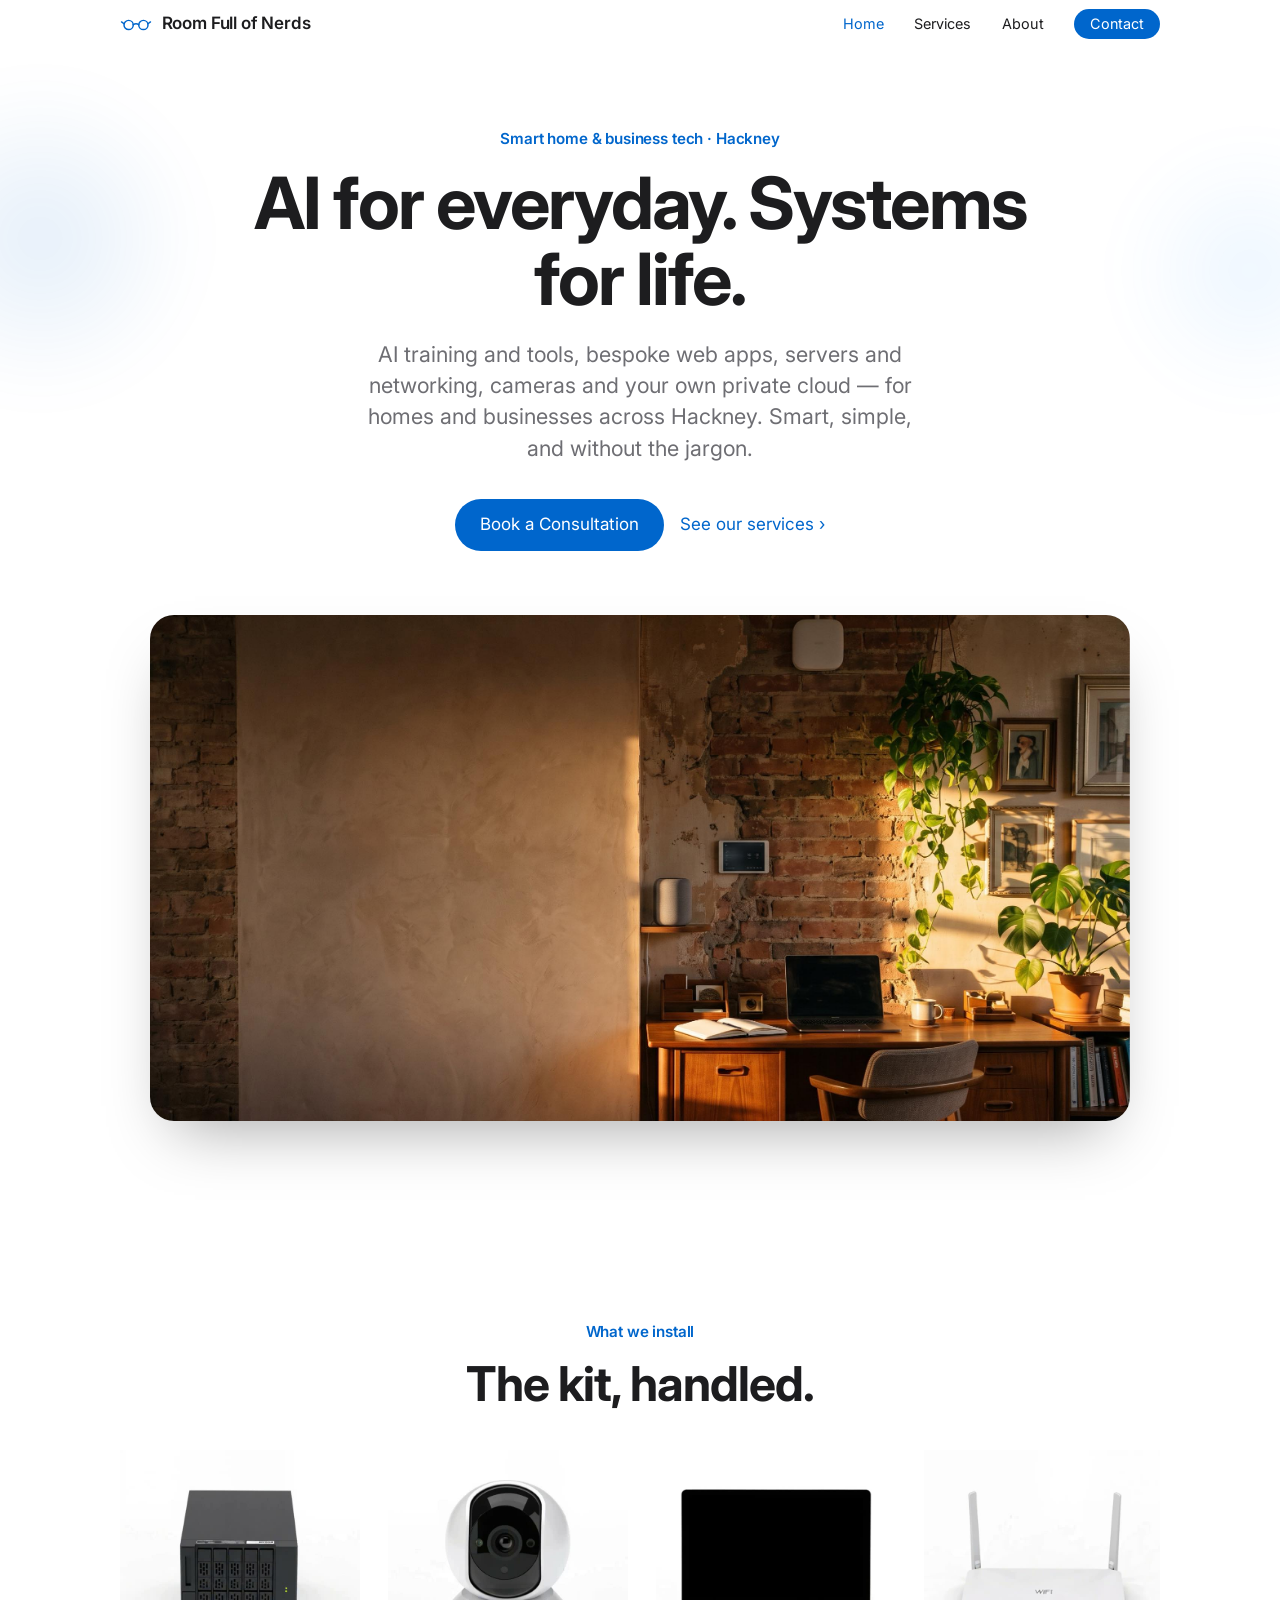
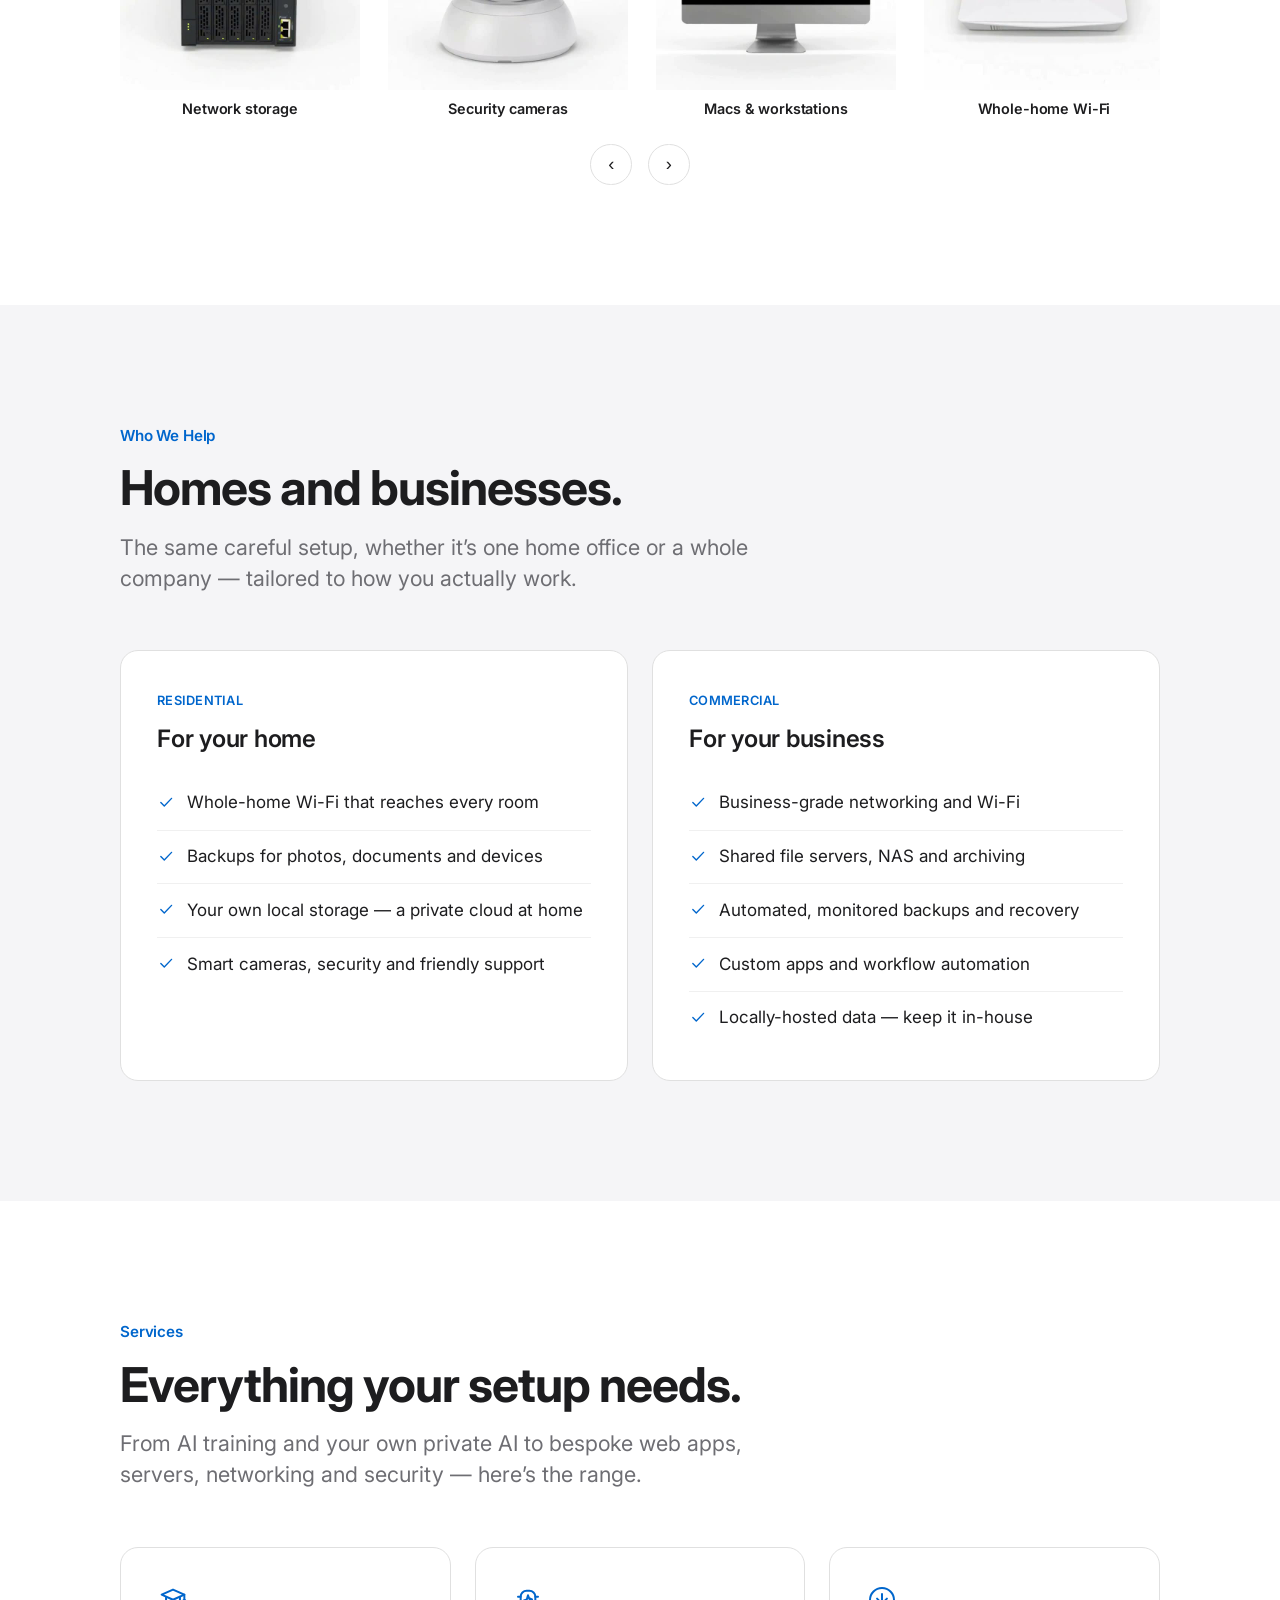
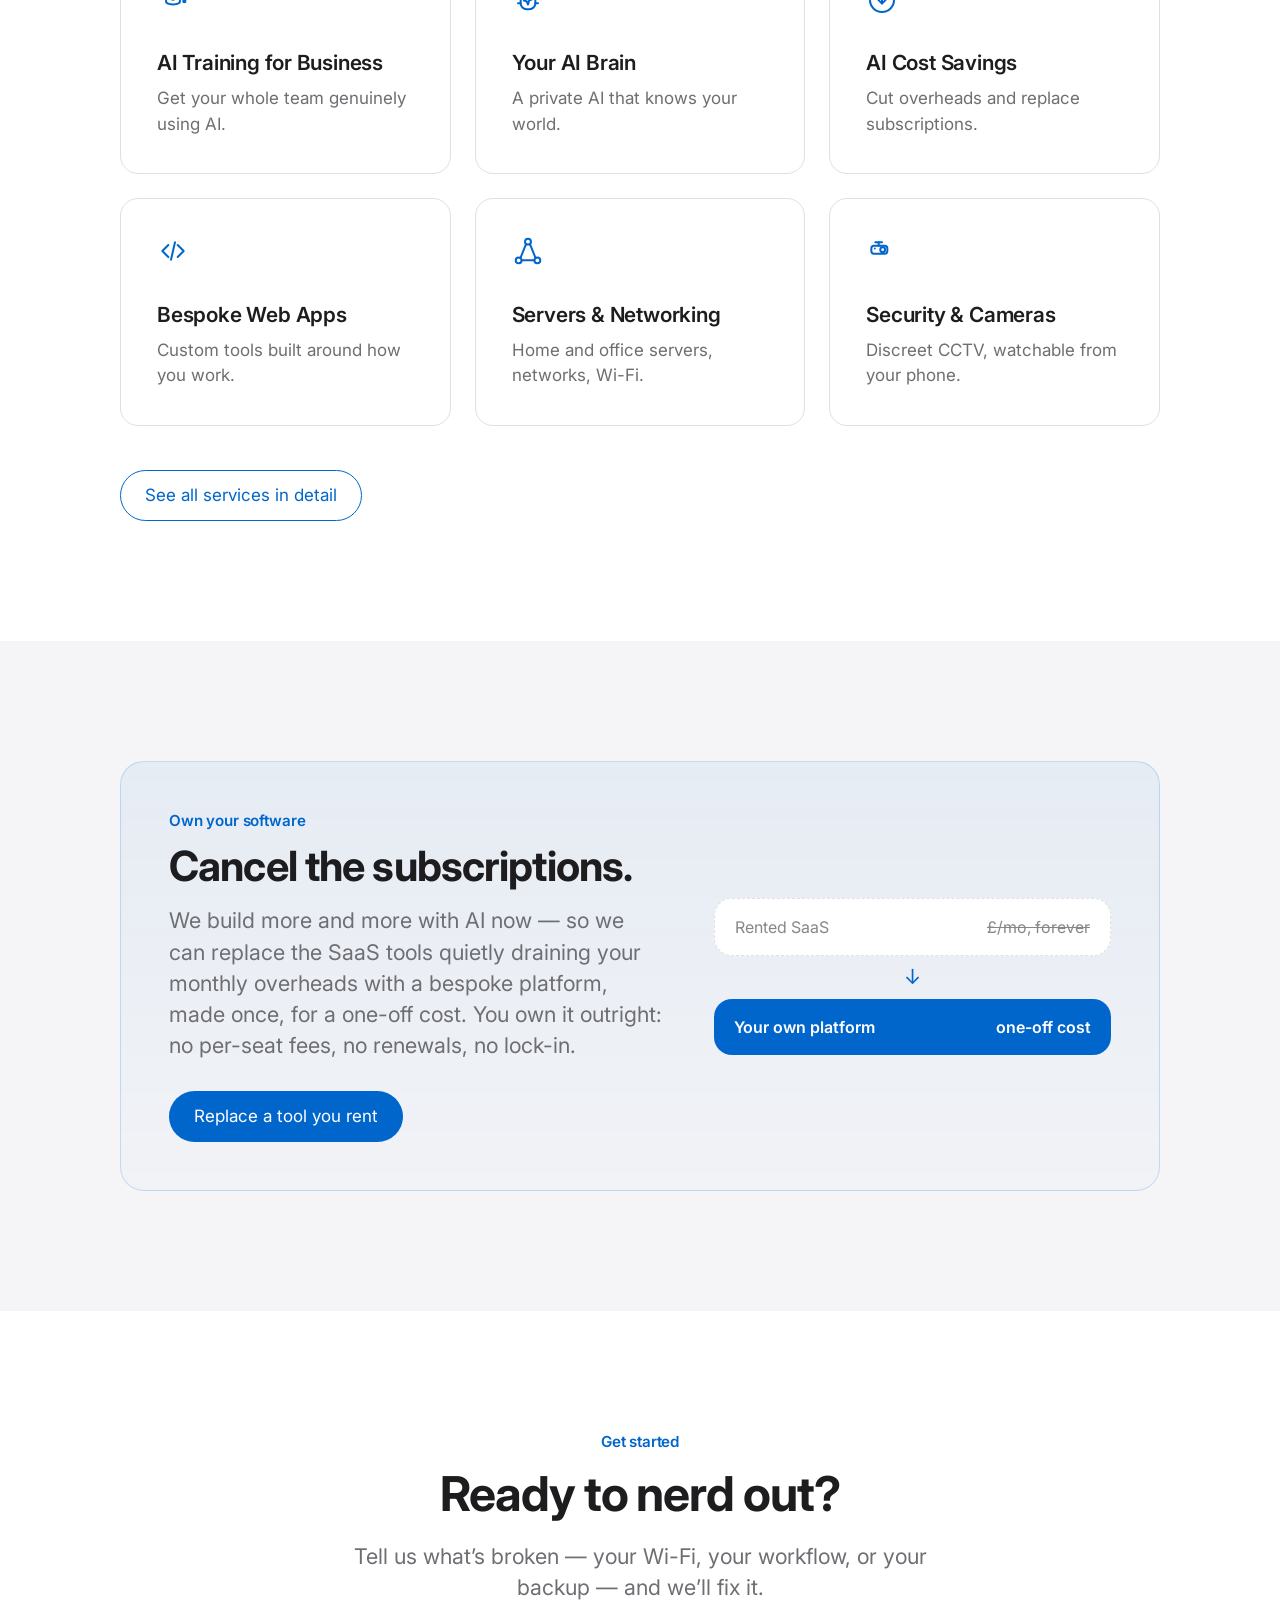
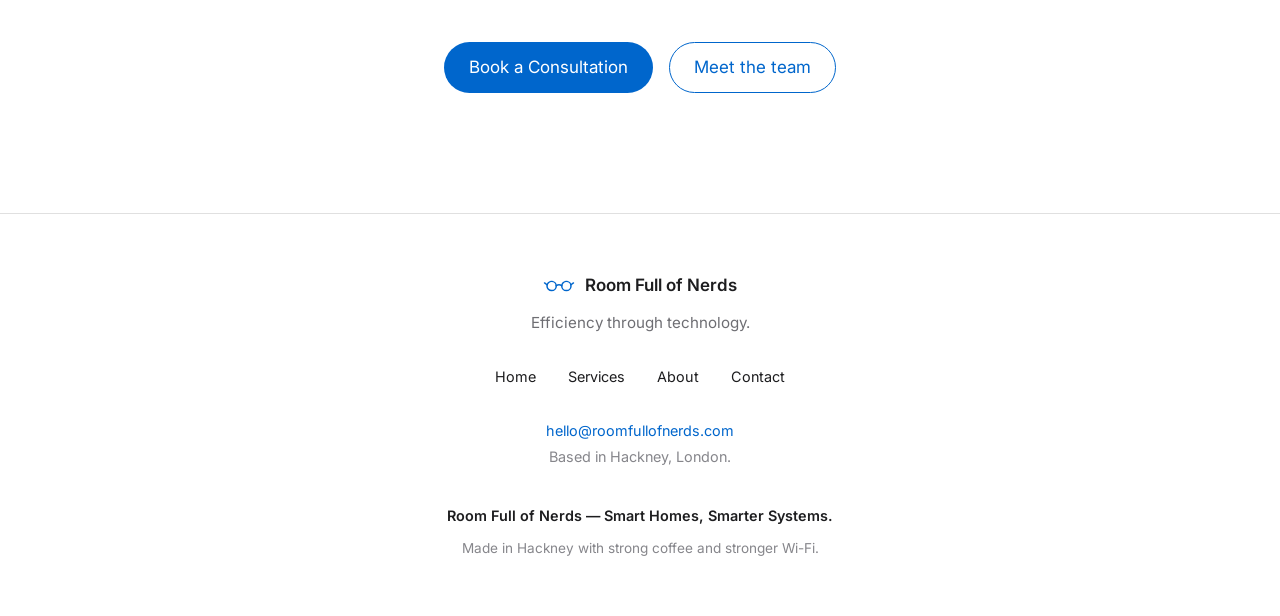
<file: index.html>
<!DOCTYPE html>
<html lang="en-GB">
<head>
<meta charset="UTF-8">
<meta name="viewport" content="width=device-width, initial-scale=1.0">
<title>Room Full of Nerds — Smart Homes, Smarter Systems</title>
<meta name="description" content="Networking, data, backups, archiving, workstations, custom apps and AI for homes and businesses in Hackney, London. Smart, simple, and reliable tech — without the jargon.">
<link rel="preconnect" href="https://fonts.googleapis.com">
<link rel="preconnect" href="https://fonts.gstatic.com" crossorigin>
<link href="https://fonts.googleapis.com/css2?family=Inter:wght@400;600;700&display=swap" rel="stylesheet">
<link rel="icon" href="data:image/svg+xml,%3Csvg%20xmlns='http://www.w3.org/2000/svg'%20viewBox='0%200%2032%2032'%3E%3Cg%20fill='none'%20stroke='%230066cc'%20stroke-width='2.6'%20stroke-linecap='round'%20stroke-linejoin='round'%3E%3Ccircle%20cx='11'%20cy='17'%20r='5.5'/%3E%3Ccircle%20cx='21'%20cy='17'%20r='5.5'/%3E%3Cpath%20d='M15.5%2016.5q1.5-1.2%203%200'/%3E%3Cpath%20d='M5.5%2015%203%2013'/%3E%3Cpath%20d='M26.5%2015%2029%2013'/%3E%3C/g%3E%3C/svg%3E">
<link rel="stylesheet" href="styles.css?v=turntables1">
</head>
<body>
<div class="scroll-progress" aria-hidden="true"></div>

<nav class="site-nav" aria-label="Main">
  <div class="container">
    <a href="index.html" class="logo" aria-label="Room Full of Nerds — home">
      <span class="logo-mark" aria-hidden="true"><svg viewBox="0 0 52 24" fill="none" stroke="currentColor" stroke-width="2.4" stroke-linecap="round" stroke-linejoin="round"><circle class="lens-l" cx="14" cy="13" r="7.5"/><circle cx="38" cy="13" r="7.5"/><path d="M21.5 12.5q4.5-3 9 0"/><path d="M6.5 11 2.5 8"/><path d="M45.5 11 49.5 8"/></svg></span>
      <span>Room Full of Nerds</span>
    </a>
    <button class="nav-toggle" type="button" aria-expanded="false" aria-controls="nav-links">Menu</button>
    <ul class="nav-links" id="nav-links">
      <li><a href="index.html" class="active">Home</a></li>
      <li><a href="services.html">Services</a></li>
      <li><a href="about.html">About</a></li>
      <li><a href="contact.html" class="nav-cta">Contact</a></li>
    </ul>
  </div>
</nav>

<main>

  <!-- Hero -->
  <section class="hero">
    <div class="orb orb-1" data-parallax="0.18" aria-hidden="true"></div>
    <div class="orb orb-2" data-parallax="-0.12" aria-hidden="true"></div>
    <div class="container hero-inner">
      <p class="eyebrow" data-reveal>Smart home &amp; business tech · Hackney</p>
      <h1 data-reveal>AI for everyday. Systems for life.</h1>
      <p class="lead" data-reveal>AI training and tools, bespoke web apps, servers and networking, cameras and your own private cloud — for homes and businesses across Hackney. Smart, simple, and without the jargon.</p>
      <div class="button-group" data-reveal>
        <a href="contact.html" class="btn btn-primary">Book a Consultation</a>
        <a href="services.html" class="link-cta">See our services &rsaquo;</a>
      </div>
      <div class="hero-media" data-reveal>
        <div class="photo-placeholder">Hero photo · Hackney home or creative workspace · warm light · 2400 × 1600</div>
        <img src="images/hero.jpg" alt="A warm Hackney home workspace with integrated smart-home technology" fetchpriority="high" data-parallax="0.06" onerror="this.remove()">
      </div>
    </div>
  </section>

  <!-- What we install -->
  <section class="bg-canvas band">
    <div class="container">
      <div data-reveal>
        <p class="eyebrow">What we install</p>
        <h2>The kit, handled.</h2>
      </div>
      <div class="device-strip" role="group" aria-label="The kit we install — scroll to spin: NAS, cameras, Macs, Wi-Fi, backups and more" data-reveal style="margin-top: 2.5rem">
        <figure class="ds-item"><video class="ds-video" muted playsinline preload="auto" poster="media/nas.jpg" aria-label="Network storage"><source src="media/nas.mp4" type="video/mp4"></video><figcaption>Network storage</figcaption></figure>
        <figure class="ds-item"><video class="ds-video" muted playsinline preload="auto" poster="media/camera.jpg" aria-label="Security cameras"><source src="media/camera.mp4" type="video/mp4"></video><figcaption>Security cameras</figcaption></figure>
        <figure class="ds-item"><video class="ds-video" muted playsinline preload="auto" poster="media/mac.jpg" aria-label="Macs &amp; workstations"><source src="media/mac.mp4" type="video/mp4"></video><figcaption>Macs &amp; workstations</figcaption></figure>
        <figure class="ds-item"><video class="ds-video" muted playsinline preload="auto" poster="media/wifi.jpg" aria-label="Whole-home Wi-Fi"><source src="media/wifi.mp4" type="video/mp4"></video><figcaption>Whole-home Wi-Fi</figcaption></figure>
        <figure class="ds-item"><video class="ds-video" muted playsinline preload="auto" poster="media/drive.jpg" aria-label="Backups &amp; drives"><source src="media/drive.mp4" type="video/mp4"></video><figcaption>Backups &amp; drives</figcaption></figure>
        <figure class="ds-item"><video class="ds-video" muted playsinline preload="auto" poster="media/speaker.jpg" aria-label="Smart home &amp; AI"><source src="media/speaker.mp4" type="video/mp4"></video><figcaption>Smart home &amp; AI</figcaption></figure>
      </div>
      <div class="ds-controls">
        <button type="button" class="ds-nav ds-prev" aria-label="Scroll left">‹</button>
        <button type="button" class="ds-nav ds-next" aria-label="Scroll right">›</button>
      </div>
    </div>
  </section>

  <!-- Who We Help -->
  <section id="who-we-help" class="bg-parchment">
    <div class="container">
      <div class="section-head" data-reveal>
        <p class="eyebrow">Who We Help</p>
        <h2>Homes and businesses.</h2>
        <p class="lead" style="margin-top: 1.1rem">The same careful setup, whether it’s one home office or a whole company — tailored to how you actually work.</p>
      </div>
      <div class="two-column" data-reveal-group>
        <div class="wwd-card">
          <span class="wwd-tag">Residential</span>
          <h3>For your home</h3>
          <ul>
            <li><svg viewBox="0 0 24 24" fill="none" stroke="currentColor" stroke-width="1.8" stroke-linecap="round" stroke-linejoin="round" aria-hidden="true"><path d="M5 12.5l4.5 4.5L19 7"/></svg>Whole-home Wi-Fi that reaches every room</li>
            <li><svg viewBox="0 0 24 24" fill="none" stroke="currentColor" stroke-width="1.8" stroke-linecap="round" stroke-linejoin="round" aria-hidden="true"><path d="M5 12.5l4.5 4.5L19 7"/></svg>Backups for photos, documents and devices</li>
            <li><svg viewBox="0 0 24 24" fill="none" stroke="currentColor" stroke-width="1.8" stroke-linecap="round" stroke-linejoin="round" aria-hidden="true"><path d="M5 12.5l4.5 4.5L19 7"/></svg>Your own local storage — a private cloud at home</li>
            <li><svg viewBox="0 0 24 24" fill="none" stroke="currentColor" stroke-width="1.8" stroke-linecap="round" stroke-linejoin="round" aria-hidden="true"><path d="M5 12.5l4.5 4.5L19 7"/></svg>Smart cameras, security and friendly support</li>
          </ul>
        </div>
        <div class="wwd-card">
          <span class="wwd-tag">Commercial</span>
          <h3>For your business</h3>
          <ul>
            <li><svg viewBox="0 0 24 24" fill="none" stroke="currentColor" stroke-width="1.8" stroke-linecap="round" stroke-linejoin="round" aria-hidden="true"><path d="M5 12.5l4.5 4.5L19 7"/></svg>Business-grade networking and Wi-Fi</li>
            <li><svg viewBox="0 0 24 24" fill="none" stroke="currentColor" stroke-width="1.8" stroke-linecap="round" stroke-linejoin="round" aria-hidden="true"><path d="M5 12.5l4.5 4.5L19 7"/></svg>Shared file servers, NAS and archiving</li>
            <li><svg viewBox="0 0 24 24" fill="none" stroke="currentColor" stroke-width="1.8" stroke-linecap="round" stroke-linejoin="round" aria-hidden="true"><path d="M5 12.5l4.5 4.5L19 7"/></svg>Automated, monitored backups and recovery</li>
            <li><svg viewBox="0 0 24 24" fill="none" stroke="currentColor" stroke-width="1.8" stroke-linecap="round" stroke-linejoin="round" aria-hidden="true"><path d="M5 12.5l4.5 4.5L19 7"/></svg>Custom apps and workflow automation</li>
            <li><svg viewBox="0 0 24 24" fill="none" stroke="currentColor" stroke-width="1.8" stroke-linecap="round" stroke-linejoin="round" aria-hidden="true"><path d="M5 12.5l4.5 4.5L19 7"/></svg>Locally-hosted data — keep it in-house</li>
          </ul>
        </div>
      </div>
    </div>
  </section>

  <!-- Services preview -->
  <section id="services" class="bg-canvas">
    <div class="container">
      <div class="section-head" data-reveal>
        <p class="eyebrow">Services</p>
        <h2>Everything your setup needs.</h2>
        <p class="lead" style="margin-top: 1.1rem">From AI training and your own private AI to bespoke web apps, servers, networking and security — here’s the range.</p>
      </div>
      <div class="services-grid" data-reveal-group>
        <article class="service-card">
          <span class="icon" aria-hidden="true"><svg viewBox="0 0 24 24" fill="none" stroke="currentColor" stroke-width="1.5" stroke-linecap="round" stroke-linejoin="round"><path d="M12 4.2 3.5 8l8.5 3.8L20.5 8z"/><path d="M6.8 9.7v3.5c0 1.2 2.3 2.1 5.2 2.1s5.2-.9 5.2-2.1V9.7"/><g class="svc-tassel"><path d="M20.5 8v4.4"/><circle cx="20.5" cy="12.9" r="0.85"/></g></svg></span>
          <h3>AI Training for Business</h3>
          <p>Get your whole team genuinely using AI.</p>
        </article>
        <article class="service-card">
          <span class="icon" aria-hidden="true"><svg viewBox="0 0 24 24" fill="none" stroke="currentColor" stroke-width="1.5" stroke-linecap="round" stroke-linejoin="round"><rect x="6.5" y="5" width="11" height="14" rx="4.5"/><path d="M6.5 9.5h-2M6.5 14.5h-2M17.5 9.5h2M17.5 14.5h2"/><path class="svc-spark" d="M12 8.5l.85 2.2 2.2.85-2.2.85L12 15.4l-.85-2.2-2.2-.85 2.2-.85z"/></svg></span>
          <h3>Your AI Brain</h3>
          <p>A private AI that knows your world.</p>
        </article>
        <article class="service-card">
          <span class="icon" aria-hidden="true"><svg viewBox="0 0 24 24" fill="none" stroke="currentColor" stroke-width="1.5" stroke-linecap="round" stroke-linejoin="round"><circle cx="12" cy="12" r="9"/><g class="svc-arrow"><path d="M12 7.5v7"/><path d="M8.3 11 12 14.7 15.7 11"/></g></svg></span>
          <h3>AI Cost Savings</h3>
          <p>Cut overheads and replace subscriptions.</p>
        </article>
        <article class="service-card">
          <span class="icon" aria-hidden="true"><svg viewBox="0 0 24 24" fill="none" stroke="currentColor" stroke-width="1.5" stroke-linecap="round" stroke-linejoin="round"><path class="svc-bkt svc-bkt-l" d="M8.5 7.5 4 12l4.5 4.5"/><path class="svc-bkt svc-bkt-r" d="M15.5 7.5 20 12l-4.5 4.5"/><path class="svc-slash" d="M13.5 5.5 10.5 18.5"/></svg></span>
          <h3>Bespoke Web Apps</h3>
          <p>Custom tools built around how you work.</p>
        </article>
        <article class="service-card">
          <span class="icon" aria-hidden="true"><svg viewBox="0 0 24 24" fill="none" stroke="currentColor" stroke-width="1.5" stroke-linecap="round" stroke-linejoin="round"><path d="M10.6 6.7 6.3 17.3M13.4 6.7 17.7 17.3M7.2 19h9.6"/><circle class="svc-node" cx="12" cy="5" r="2.2"/><circle class="svc-node svc-node-2" cx="5" cy="19" r="2.2"/><circle class="svc-node svc-node-3" cx="19" cy="19" r="2.2"/></svg></span>
          <h3>Servers &amp; Networking</h3>
          <p>Home and office servers, networks, Wi-Fi.</p>
        </article>
        <article class="service-card">
          <span class="icon" aria-hidden="true"><svg viewBox="0 0 24 24" fill="none" stroke="currentColor" stroke-width="1.5" stroke-linecap="round" stroke-linejoin="round"><path d="M7 5.5h5"/><path d="M9.5 5.5V8"/><rect x="4" y="8" width="12" height="6" rx="2"/><circle class="svc-lens" cx="12.5" cy="11" r="1.8"/><circle class="svc-rec" cx="6.6" cy="10.1" r="0.7" fill="currentColor" stroke="none"/></svg></span>
          <h3>Security &amp; Cameras</h3>
          <p>Discreet CCTV, watchable from your phone.</p>
        </article>
      </div>
      <div style="margin-top: 2.75rem" data-reveal>
        <a href="services.html" class="btn btn-outline">See all services in detail</a>
      </div>
    </div>
  </section>

  <!-- Own your software -->
  <section class="bg-parchment">
    <div class="container">
      <div class="feature-card" data-reveal>
        <div>
          <p class="eyebrow">Own your software</p>
          <h2>Cancel the subscriptions.</h2>
          <p class="lead">We build more and more with AI now — so we can replace the SaaS tools quietly draining your monthly overheads with a bespoke platform, made once, for a one-off cost. You own it outright: no per-seat fees, no renewals, no lock-in.</p>
          <a href="contact.html" class="btn btn-primary">Replace a tool you rent</a>
        </div>
        <div class="feature-compare" aria-hidden="true">
          <div class="compare-row rented"><span class="compare-label">Rented SaaS</span><span class="amount">£/mo, forever</span></div>
          <div class="compare-arrow">↓</div>
          <div class="compare-row owned"><span class="compare-label">Your own platform</span><span>one-off cost</span></div>
        </div>
      </div>
    </div>
  </section>

  <!-- Profit tile -->
<!-- CTA band -->
  <section class="band bg-canvas">
    <div class="container" data-reveal>
      <p class="eyebrow">Get started</p>
      <h2>Ready to nerd out?</h2>
      <p class="lead">Tell us what’s broken — your Wi-Fi, your workflow, or your backup — and we’ll fix it.</p>
      <div class="button-group" style="justify-content: center">
        <a href="contact.html" class="btn btn-primary">Book a Consultation</a>
        <a href="about.html" class="btn btn-outline">Meet the team</a>
      </div>
    </div>
  </section>

</main>

<footer>
  <div class="container">
    <a href="index.html" class="footer-brand" aria-label="Room Full of Nerds — home">
      <span class="logo-mark" aria-hidden="true"><svg viewBox="0 0 52 24" fill="none" stroke="currentColor" stroke-width="2.4" stroke-linecap="round" stroke-linejoin="round"><circle class="lens-l" cx="14" cy="13" r="7.5"/><circle cx="38" cy="13" r="7.5"/><path d="M21.5 12.5q4.5-3 9 0"/><path d="M6.5 11 2.5 8"/><path d="M45.5 11 49.5 8"/></svg></span>
      <span>Room Full of Nerds</span>
    </a>
    <p class="footer-motto">Efficiency through technology.</p>
    <nav aria-label="Footer">
      <ul class="footer-links">
        <li><a href="index.html">Home</a></li>
        <li><a href="services.html">Services</a></li>
        <li><a href="about.html">About</a></li>
        <li><a href="contact.html">Contact</a></li>
      </ul>
    </nav>
    <p><a class="footer-email" href="mailto:hello@roomfullofnerds.com">hello@roomfullofnerds.com</a></p>
    <p>Based in Hackney, London.</p>
    <!-- TODO if trading as a Ltd: registered name, company number, registered office, place of registration -->
    <p class="tagline"><strong>Room Full of Nerds — Smart Homes, Smarter Systems.</strong></p>
    <p class="footer-quip">Made in Hackney with strong coffee and stronger Wi-Fi.</p>
  </div>
</footer>

<script src="app.js?v=turntables1"></script>
</body>
</html>
</file>
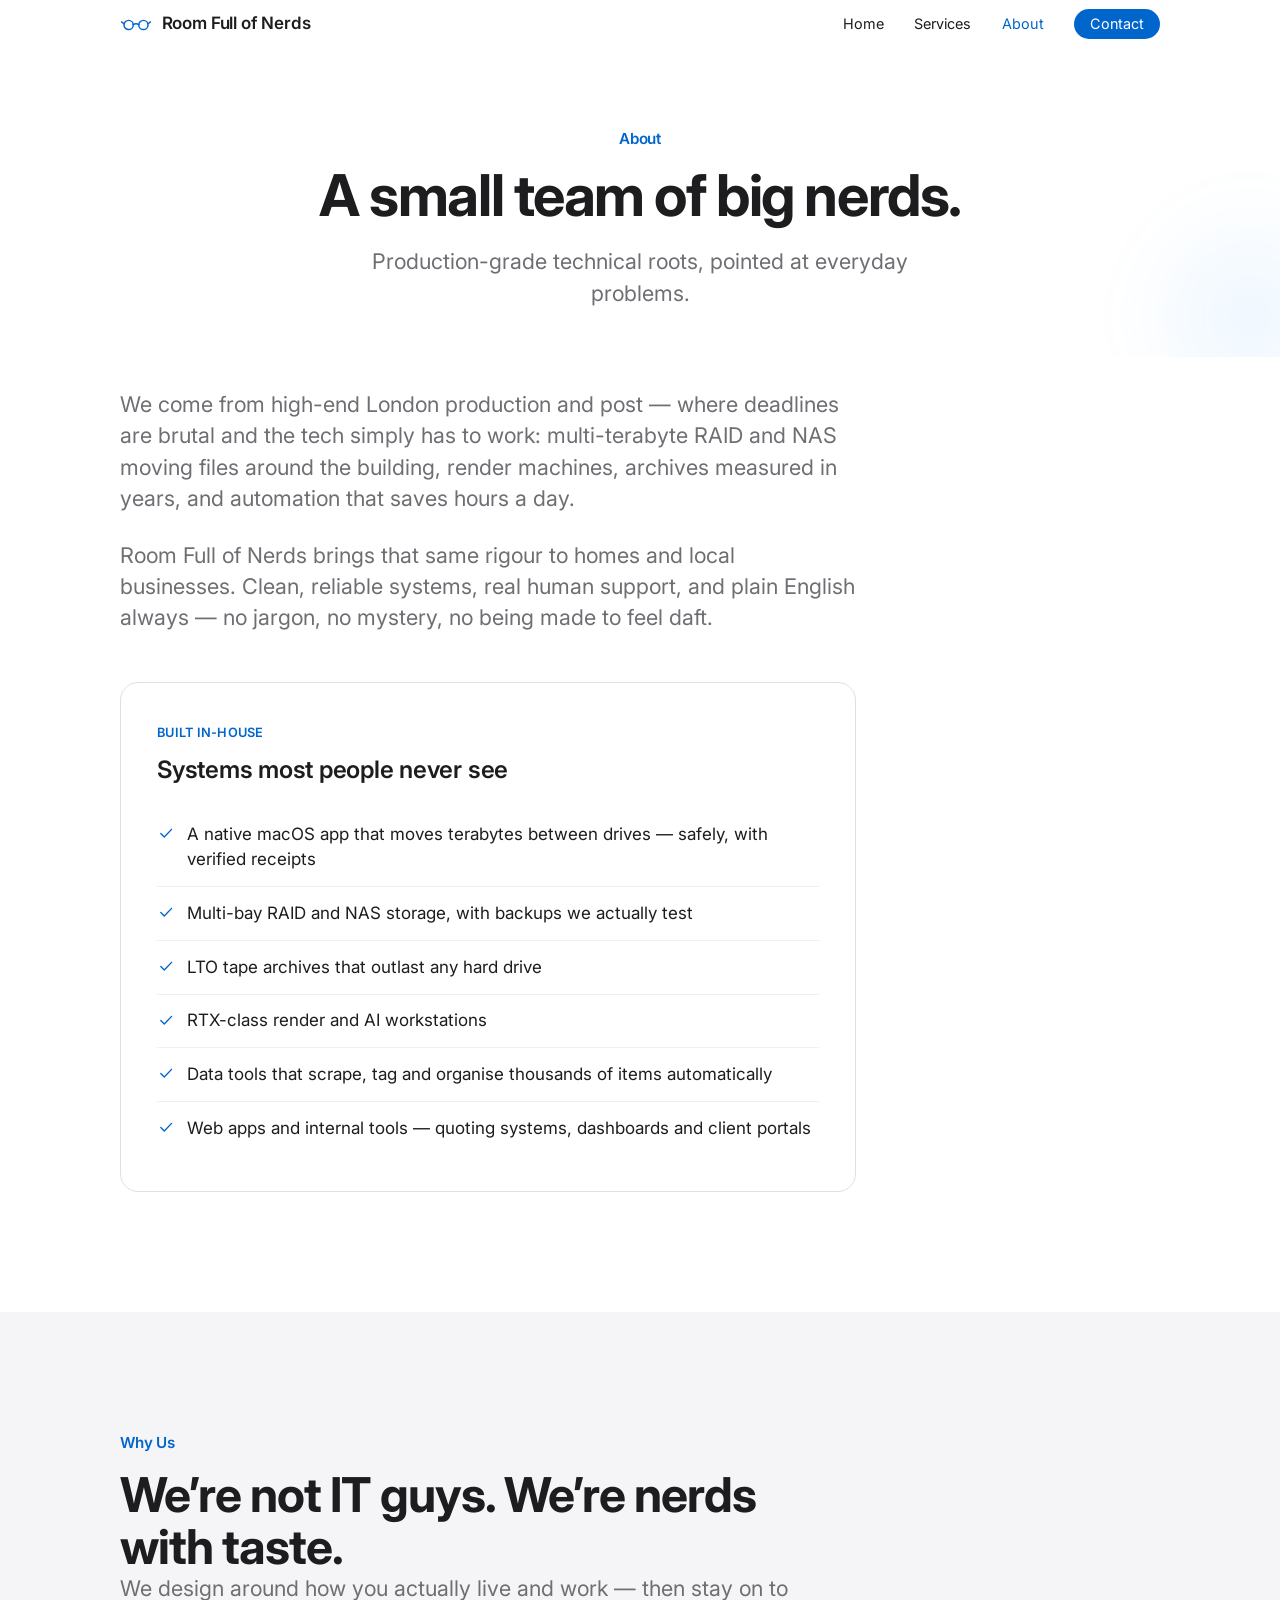
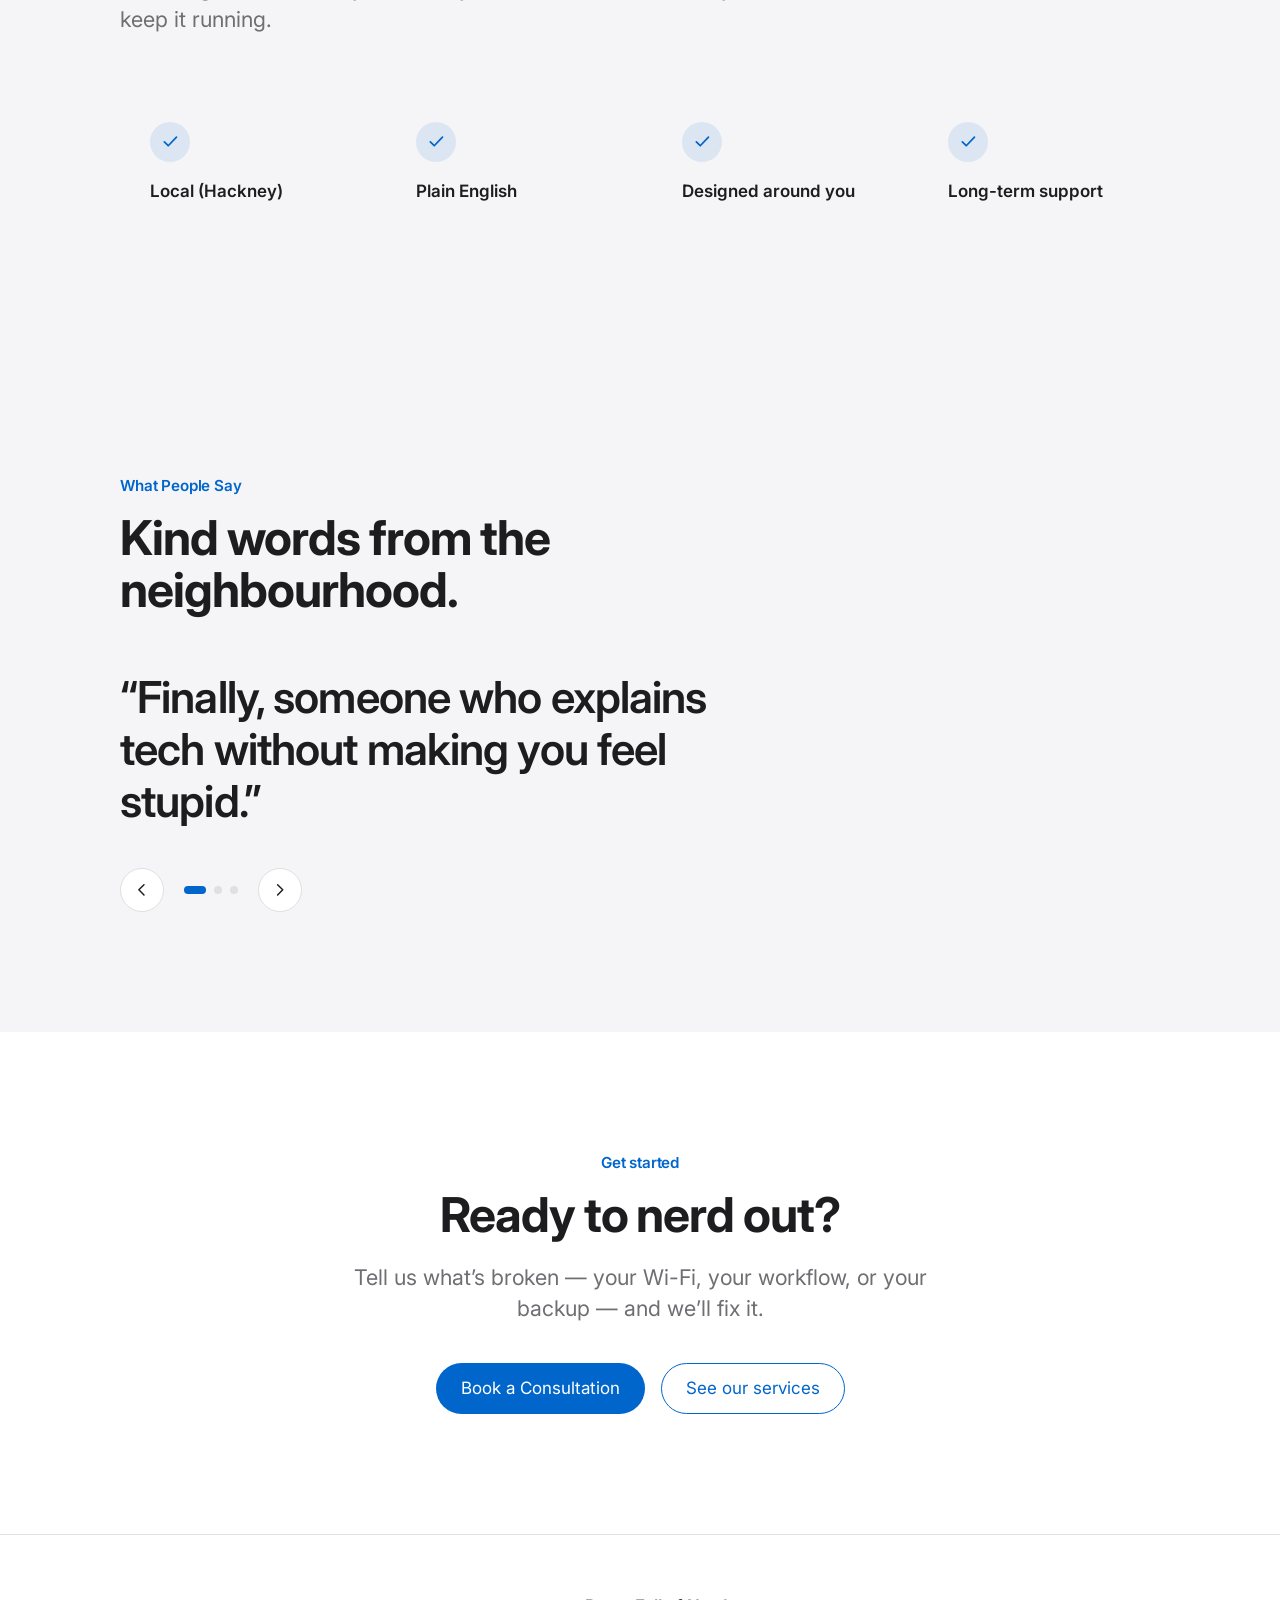
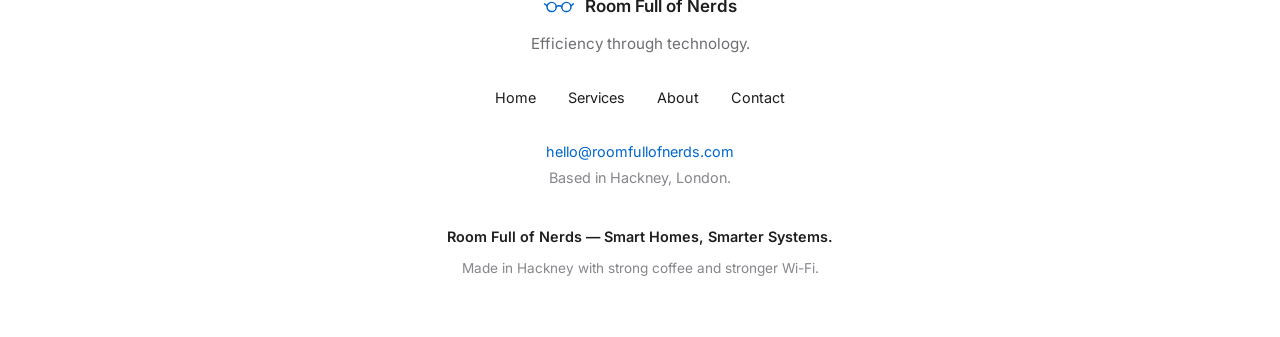
<file: about.html>
<!DOCTYPE html>
<html lang="en-GB">
<head>
<meta charset="UTF-8">
<meta name="viewport" content="width=device-width, initial-scale=1.0">
<title>About — Room Full of Nerds</title>
<meta name="description" content="A small Hackney team with production-grade technical roots — networks, storage, archiving, workstations and automation — now serving homes and local businesses.">
<link rel="preconnect" href="https://fonts.googleapis.com">
<link rel="preconnect" href="https://fonts.gstatic.com" crossorigin>
<link href="https://fonts.googleapis.com/css2?family=Inter:wght@400;600;700&display=swap" rel="stylesheet">
<link rel="icon" href="data:image/svg+xml,%3Csvg%20xmlns='http://www.w3.org/2000/svg'%20viewBox='0%200%2032%2032'%3E%3Cg%20fill='none'%20stroke='%230066cc'%20stroke-width='2.6'%20stroke-linecap='round'%20stroke-linejoin='round'%3E%3Ccircle%20cx='11'%20cy='17'%20r='5.5'/%3E%3Ccircle%20cx='21'%20cy='17'%20r='5.5'/%3E%3Cpath%20d='M15.5%2016.5q1.5-1.2%203%200'/%3E%3Cpath%20d='M5.5%2015%203%2013'/%3E%3Cpath%20d='M26.5%2015%2029%2013'/%3E%3C/g%3E%3C/svg%3E">
<link rel="stylesheet" href="styles.css?v=turntables1">
</head>
<body>
<div class="scroll-progress" aria-hidden="true"></div>

<nav class="site-nav" aria-label="Main">
  <div class="container">
    <a href="index.html" class="logo" aria-label="Room Full of Nerds — home">
      <span class="logo-mark" aria-hidden="true"><svg viewBox="0 0 52 24" fill="none" stroke="currentColor" stroke-width="2.4" stroke-linecap="round" stroke-linejoin="round"><circle class="lens-l" cx="14" cy="13" r="7.5"/><circle cx="38" cy="13" r="7.5"/><path d="M21.5 12.5q4.5-3 9 0"/><path d="M6.5 11 2.5 8"/><path d="M45.5 11 49.5 8"/></svg></span>
      <span>Room Full of Nerds</span>
    </a>
    <button class="nav-toggle" type="button" aria-expanded="false" aria-controls="nav-links">Menu</button>
    <ul class="nav-links" id="nav-links">
      <li><a href="index.html">Home</a></li>
      <li><a href="services.html">Services</a></li>
      <li><a href="about.html" class="active">About</a></li>
      <li><a href="contact.html" class="nav-cta">Contact</a></li>
    </ul>
  </div>
</nav>

<main>

  <header class="page-header">
    <div class="orb orb-2" data-parallax="0.16" aria-hidden="true"></div>
    <div class="container" style="position: relative; z-index: 2">
      <p class="eyebrow" data-reveal>About</p>
      <h1 data-reveal>A small team of big nerds.</h1>
      <p class="lead" data-reveal>Production-grade technical roots, pointed at everyday problems.</p>
    </div>
  </header>

  <section class="bg-canvas" style="padding-top: 2rem">
    <div class="container">
      <div style="max-width: 46rem">
        <p class="lead" data-reveal="left" style="margin-bottom: 1.6rem">We come from high-end London production and post — where deadlines are brutal and the tech simply has to work: multi-terabyte RAID and NAS moving files around the building, render machines, archives measured in years, and automation that saves hours a day.</p>
        <p class="lead" data-reveal="left">Room Full of Nerds brings that same rigour to homes and local businesses. Clean, reliable systems, real human support, and plain English always — no jargon, no mystery, no being made to feel daft.</p>
      </div>
      <div class="wwd-card" data-reveal style="max-width: 46rem; margin-top: 3rem">
        <span class="wwd-tag">Built in-house</span>
        <h3>Systems most people never see</h3>
        <ul>
          <li><svg viewBox="0 0 24 24" fill="none" stroke="currentColor" stroke-width="1.8" stroke-linecap="round" stroke-linejoin="round" aria-hidden="true"><path d="M5 12.5l4.5 4.5L19 7"/></svg>A native macOS app that moves terabytes between drives — safely, with verified receipts</li>
          <li><svg viewBox="0 0 24 24" fill="none" stroke="currentColor" stroke-width="1.8" stroke-linecap="round" stroke-linejoin="round" aria-hidden="true"><path d="M5 12.5l4.5 4.5L19 7"/></svg>Multi-bay RAID and NAS storage, with backups we actually test</li>
          <li><svg viewBox="0 0 24 24" fill="none" stroke="currentColor" stroke-width="1.8" stroke-linecap="round" stroke-linejoin="round" aria-hidden="true"><path d="M5 12.5l4.5 4.5L19 7"/></svg>LTO tape archives that outlast any hard drive</li>
          <li><svg viewBox="0 0 24 24" fill="none" stroke="currentColor" stroke-width="1.8" stroke-linecap="round" stroke-linejoin="round" aria-hidden="true"><path d="M5 12.5l4.5 4.5L19 7"/></svg>RTX-class render and AI workstations</li>
          <li><svg viewBox="0 0 24 24" fill="none" stroke="currentColor" stroke-width="1.8" stroke-linecap="round" stroke-linejoin="round" aria-hidden="true"><path d="M5 12.5l4.5 4.5L19 7"/></svg>Data tools that scrape, tag and organise thousands of items automatically</li>
          <li><svg viewBox="0 0 24 24" fill="none" stroke="currentColor" stroke-width="1.8" stroke-linecap="round" stroke-linejoin="round" aria-hidden="true"><path d="M5 12.5l4.5 4.5L19 7"/></svg>Web apps and internal tools — quoting systems, dashboards and client portals</li>
        </ul>
      </div>
    </div>
  </section>

  <section class="bg-parchment">
    <div class="container">
      <div class="section-head" data-reveal>
        <p class="eyebrow">Why Us</p>
        <h2>We’re not IT guys. We’re nerds with taste.</h2>
        <p class="lead">We design around how you actually live and work — then stay on to keep it running.</p>
      </div>
      <ul class="highlights" data-reveal-group>
        <li class="highlight-item">
          <span class="tick"><svg viewBox="0 0 24 24" fill="none" stroke="currentColor" stroke-width="2" stroke-linecap="round" stroke-linejoin="round" aria-hidden="true"><path d="M5 12.5l4.5 4.5L19 7"/></svg></span>
          <span>Local (Hackney)</span>
        </li>
        <li class="highlight-item">
          <span class="tick"><svg viewBox="0 0 24 24" fill="none" stroke="currentColor" stroke-width="2" stroke-linecap="round" stroke-linejoin="round" aria-hidden="true"><path d="M5 12.5l4.5 4.5L19 7"/></svg></span>
          <span>Plain English</span>
        </li>
        <li class="highlight-item">
          <span class="tick"><svg viewBox="0 0 24 24" fill="none" stroke="currentColor" stroke-width="2" stroke-linecap="round" stroke-linejoin="round" aria-hidden="true"><path d="M5 12.5l4.5 4.5L19 7"/></svg></span>
          <span>Designed around you</span>
        </li>
        <li class="highlight-item">
          <span class="tick"><svg viewBox="0 0 24 24" fill="none" stroke="currentColor" stroke-width="2" stroke-linecap="round" stroke-linejoin="round" aria-hidden="true"><path d="M5 12.5l4.5 4.5L19 7"/></svg></span>
          <span>Long-term support</span>
        </li>
      </ul>
    </div>
  </section>

  <section class="bg-parchment">
    <div class="container">
      <div class="section-head" data-reveal>
        <p class="eyebrow">What People Say</p>
        <h2>Kind words from the neighbourhood.</h2>
      </div>
      <!-- PLACEHOLDER COPY. Replace with real client quotes (first name + area) before launch. -->
      <div class="carousel" role="region" aria-roledescription="carousel" aria-label="Testimonials" data-reveal>
        <div class="carousel-track" tabindex="0">
          <figure class="slide" role="group" aria-roledescription="slide" aria-label="1 of 3">
            <blockquote>“Finally, someone who explains tech without making you feel stupid.”</blockquote>
          </figure>
          <figure class="slide" role="group" aria-roledescription="slide" aria-label="2 of 3">
            <blockquote>“They fixed our Wi-Fi and taught us AI in one afternoon.”</blockquote>
          </figure>
          <figure class="slide" role="group" aria-roledescription="slide" aria-label="3 of 3">
            <blockquote>“Hackney needed this — local, human, and actually useful.”</blockquote>
          </figure>
        </div>
        <div class="carousel-controls">
          <button class="carousel-btn" type="button" data-dir="-1" aria-label="Previous quote"><svg viewBox="0 0 24 24" fill="none" stroke="currentColor" stroke-width="2" stroke-linecap="round" stroke-linejoin="round" aria-hidden="true"><path d="M15 5l-7 7 7 7"/></svg></button>
          <div class="carousel-dots">
            <button type="button" aria-label="Quote 1" aria-current="true"></button>
            <button type="button" aria-label="Quote 2" aria-current="false"></button>
            <button type="button" aria-label="Quote 3" aria-current="false"></button>
          </div>
          <button class="carousel-btn" type="button" data-dir="1" aria-label="Next quote"><svg viewBox="0 0 24 24" fill="none" stroke="currentColor" stroke-width="2" stroke-linecap="round" stroke-linejoin="round" aria-hidden="true"><path d="M9 5l7 7-7 7"/></svg></button>
        </div>
      </div>
    </div>
  </section>

  <section class="band bg-canvas">
    <div class="container" data-reveal>
      <p class="eyebrow">Get started</p>
      <h2>Ready to nerd out?</h2>
      <p class="lead">Tell us what’s broken — your Wi-Fi, your workflow, or your backup — and we’ll fix it.</p>
      <div class="button-group" style="justify-content: center">
        <a href="contact.html" class="btn btn-primary">Book a Consultation</a>
        <a href="services.html" class="btn btn-outline">See our services</a>
      </div>
    </div>
  </section>

</main>

<footer>
  <div class="container">
    <a href="index.html" class="footer-brand" aria-label="Room Full of Nerds — home">
      <span class="logo-mark" aria-hidden="true"><svg viewBox="0 0 52 24" fill="none" stroke="currentColor" stroke-width="2.4" stroke-linecap="round" stroke-linejoin="round"><circle class="lens-l" cx="14" cy="13" r="7.5"/><circle cx="38" cy="13" r="7.5"/><path d="M21.5 12.5q4.5-3 9 0"/><path d="M6.5 11 2.5 8"/><path d="M45.5 11 49.5 8"/></svg></span>
      <span>Room Full of Nerds</span>
    </a>
    <p class="footer-motto">Efficiency through technology.</p>
    <nav aria-label="Footer">
      <ul class="footer-links">
        <li><a href="index.html">Home</a></li>
        <li><a href="services.html">Services</a></li>
        <li><a href="about.html">About</a></li>
        <li><a href="contact.html">Contact</a></li>
      </ul>
    </nav>
    <p><a class="footer-email" href="mailto:hello@roomfullofnerds.com">hello@roomfullofnerds.com</a></p>
    <p>Based in Hackney, London.</p>
    <p class="tagline"><strong>Room Full of Nerds — Smart Homes, Smarter Systems.</strong></p>
    <p class="footer-quip">Made in Hackney with strong coffee and stronger Wi-Fi.</p>
  </div>
</footer>

<script src="app.js?v=turntables1"></script>
</body>
</html>
</file>
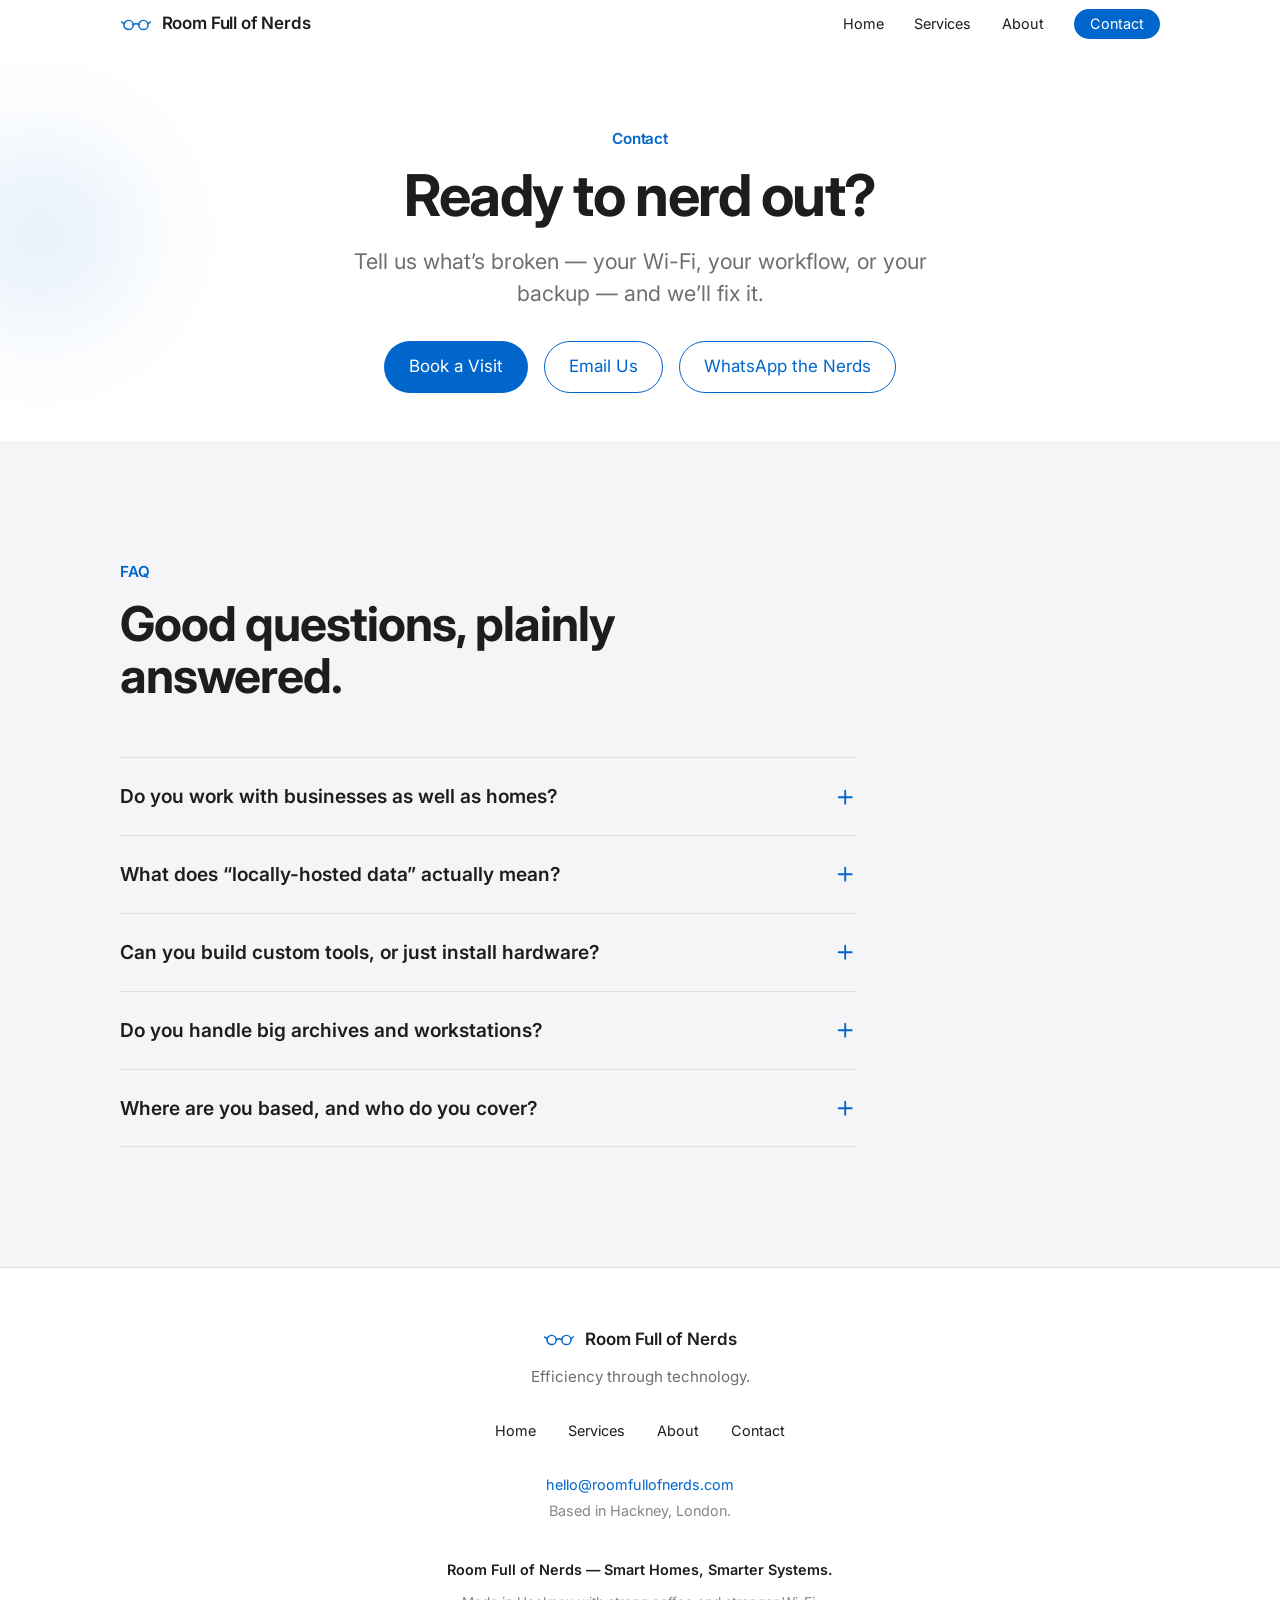
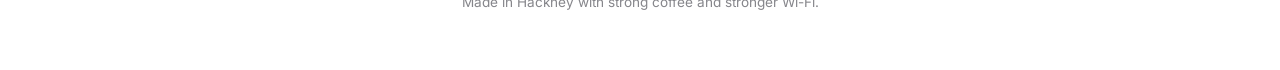
<file: contact.html>
<!DOCTYPE html>
<html lang="en-GB">
<head>
<meta charset="UTF-8">
<meta name="viewport" content="width=device-width, initial-scale=1.0">
<title>Contact — Room Full of Nerds</title>
<meta name="description" content="Get in touch with Room Full of Nerds — book a visit, email, or message us. Homes and businesses across Hackney, London.">
<link rel="preconnect" href="https://fonts.googleapis.com">
<link rel="preconnect" href="https://fonts.gstatic.com" crossorigin>
<link href="https://fonts.googleapis.com/css2?family=Inter:wght@400;600;700&display=swap" rel="stylesheet">
<link rel="icon" href="data:image/svg+xml,%3Csvg%20xmlns='http://www.w3.org/2000/svg'%20viewBox='0%200%2032%2032'%3E%3Cg%20fill='none'%20stroke='%230066cc'%20stroke-width='2.6'%20stroke-linecap='round'%20stroke-linejoin='round'%3E%3Ccircle%20cx='11'%20cy='17'%20r='5.5'/%3E%3Ccircle%20cx='21'%20cy='17'%20r='5.5'/%3E%3Cpath%20d='M15.5%2016.5q1.5-1.2%203%200'/%3E%3Cpath%20d='M5.5%2015%203%2013'/%3E%3Cpath%20d='M26.5%2015%2029%2013'/%3E%3C/g%3E%3C/svg%3E">
<link rel="stylesheet" href="styles.css?v=turntables1">
</head>
<body>
<div class="scroll-progress" aria-hidden="true"></div>

<nav class="site-nav" aria-label="Main">
  <div class="container">
    <a href="index.html" class="logo" aria-label="Room Full of Nerds — home">
      <span class="logo-mark" aria-hidden="true"><svg viewBox="0 0 52 24" fill="none" stroke="currentColor" stroke-width="2.4" stroke-linecap="round" stroke-linejoin="round"><circle class="lens-l" cx="14" cy="13" r="7.5"/><circle cx="38" cy="13" r="7.5"/><path d="M21.5 12.5q4.5-3 9 0"/><path d="M6.5 11 2.5 8"/><path d="M45.5 11 49.5 8"/></svg></span>
      <span>Room Full of Nerds</span>
    </a>
    <button class="nav-toggle" type="button" aria-expanded="false" aria-controls="nav-links">Menu</button>
    <ul class="nav-links" id="nav-links">
      <li><a href="index.html">Home</a></li>
      <li><a href="services.html">Services</a></li>
      <li><a href="about.html">About</a></li>
      <li><a href="contact.html" class="nav-cta active">Contact</a></li>
    </ul>
  </div>
</nav>

<main>

  <header class="page-header">
    <div class="orb orb-1" data-parallax="0.16" aria-hidden="true"></div>
    <div class="container" style="position: relative; z-index: 2">
      <p class="eyebrow" data-reveal>Contact</p>
      <h1 data-reveal>Ready to nerd out?</h1>
      <p class="lead" data-reveal>Tell us what’s broken — your Wi-Fi, your workflow, or your backup — and we’ll fix it.</p>
      <div class="button-group" style="justify-content: center; margin-top: 2rem" data-reveal>
        <!-- TODO: booking link (Cal.com / Calendly) -->
        <a href="#" class="btn btn-primary">Book a Visit</a>
        <!-- TODO: confirm this inbox exists -->
        <a href="mailto:hello@roomfullofnerds.com" class="btn btn-outline">Email Us</a>
        <!-- TODO: https://wa.me/44XXXXXXXXXX (international format, no + or spaces) -->
        <a href="#" class="btn btn-outline">WhatsApp the Nerds</a>
      </div>
    </div>
  </header>

  <section class="bg-parchment">
    <div class="container">
      <div class="section-head" data-reveal>
        <p class="eyebrow">FAQ</p>
        <h2>Good questions, plainly answered.</h2>
      </div>
      <div class="faq-list" data-reveal>
        <details class="faq-item">
          <summary>Do you work with businesses as well as homes?<svg class="plus" viewBox="0 0 24 24" fill="none" stroke="currentColor" stroke-width="2" stroke-linecap="round" aria-hidden="true"><path d="M12 5v14M5 12h14"/></svg></summary>
          <p>Both. We do residential installs — home Wi-Fi, backups, cameras and personal storage — and commercial work, from small offices to whole companies: business networks, file servers, archiving, monitored backups and locally-hosted data. Same careful standard either way.</p>
        </details>
        <details class="faq-item">
          <summary>What does “locally-hosted data” actually mean?<svg class="plus" viewBox="0 0 24 24" fill="none" stroke="currentColor" stroke-width="2" stroke-linecap="round" aria-hidden="true"><path d="M12 5v14M5 12h14"/></svg></summary>
          <p>Instead of renting space in someone else’s cloud, we set up storage and services that live on hardware you own — in your home or office. Your files stay with you: fast, private, and with no monthly cloud bills.</p>
        </details>
        <details class="faq-item">
          <summary>Can you build custom tools, or just install hardware?<svg class="plus" viewBox="0 0 24 24" fill="none" stroke="currentColor" stroke-width="2" stroke-linecap="round" aria-hidden="true"><path d="M12 5v14M5 12h14"/></svg></summary>
          <p>Both. Alongside networks, storage and backups, we build custom apps and automations — file movers, dashboards, integrations and small tools — shaped around your exact process, plus practical AI where it genuinely saves time.</p>
        </details>
        <details class="faq-item">
          <summary>Do you handle big archives and workstations?<svg class="plus" viewBox="0 0 24 24" fill="none" stroke="currentColor" stroke-width="2" stroke-linecap="round" aria-hidden="true"><path d="M12 5v14M5 12h14"/></svg></summary>
          <p>Yes. We set up LTO tape archiving for large libraries that need to last years, and we build custom render and AI workstations — the right CPU, GPU and storage for the job, quiet and reliable.</p>
        </details>
        <details class="faq-item">
          <summary>Where are you based, and who do you cover?<svg class="plus" viewBox="0 0 24 24" fill="none" stroke="currentColor" stroke-width="2" stroke-linecap="round" aria-hidden="true"><path d="M12 5v14M5 12h14"/></svg></summary>
          <p>Hackney, East London. We cover homes and businesses across the borough and nearby. Not sure if you’re in range? Just ask.</p>
        </details>
      </div>
    </div>
  </section>

</main>

<footer>
  <div class="container">
    <a href="index.html" class="footer-brand" aria-label="Room Full of Nerds — home">
      <span class="logo-mark" aria-hidden="true"><svg viewBox="0 0 52 24" fill="none" stroke="currentColor" stroke-width="2.4" stroke-linecap="round" stroke-linejoin="round"><circle class="lens-l" cx="14" cy="13" r="7.5"/><circle cx="38" cy="13" r="7.5"/><path d="M21.5 12.5q4.5-3 9 0"/><path d="M6.5 11 2.5 8"/><path d="M45.5 11 49.5 8"/></svg></span>
      <span>Room Full of Nerds</span>
    </a>
    <p class="footer-motto">Efficiency through technology.</p>
    <nav aria-label="Footer">
      <ul class="footer-links">
        <li><a href="index.html">Home</a></li>
        <li><a href="services.html">Services</a></li>
        <li><a href="about.html">About</a></li>
        <li><a href="contact.html">Contact</a></li>
      </ul>
    </nav>
    <p><a class="footer-email" href="mailto:hello@roomfullofnerds.com">hello@roomfullofnerds.com</a></p>
    <p>Based in Hackney, London.</p>
    <!-- TODO if trading as a Ltd: registered name, company number, registered office, place of registration -->
    <p class="tagline"><strong>Room Full of Nerds — Smart Homes, Smarter Systems.</strong></p>
    <p class="footer-quip">Made in Hackney with strong coffee and stronger Wi-Fi.</p>
  </div>
</footer>

<script src="app.js?v=turntables1"></script>
</body>
</html>
</file>
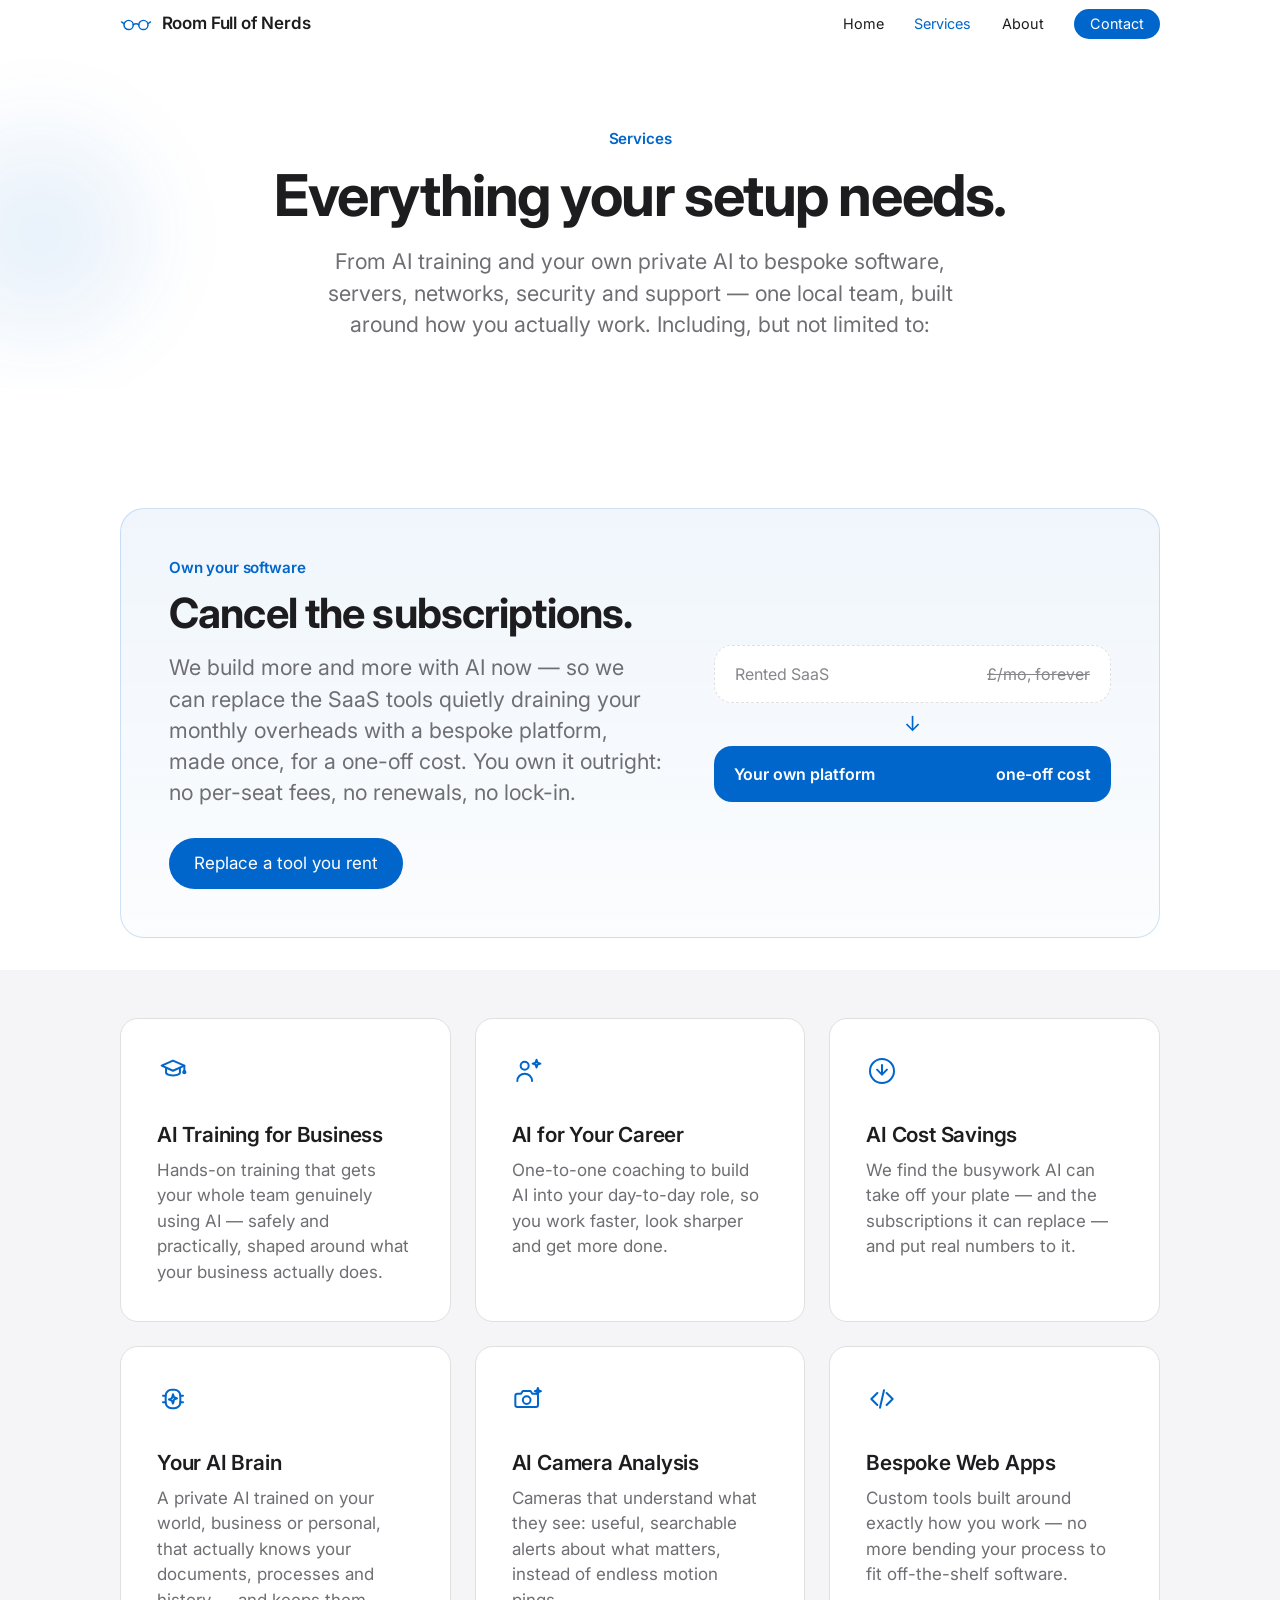
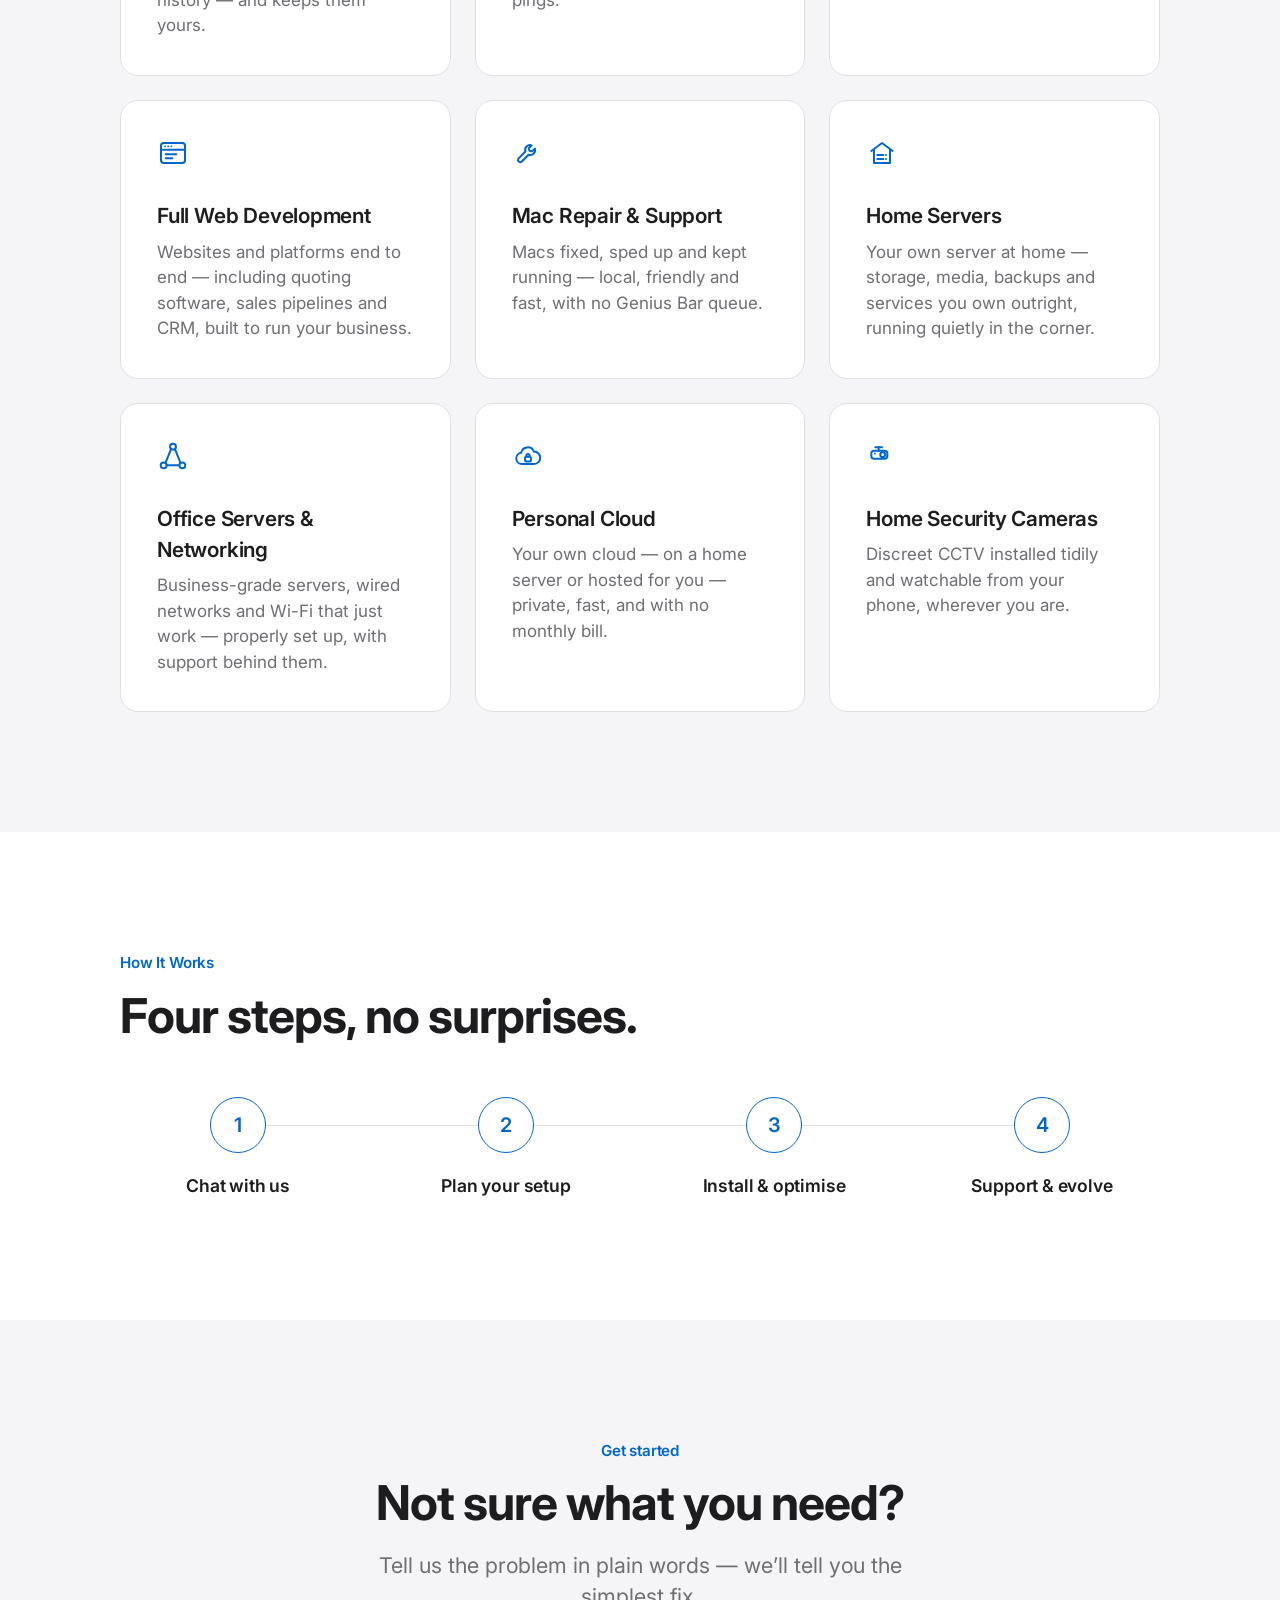
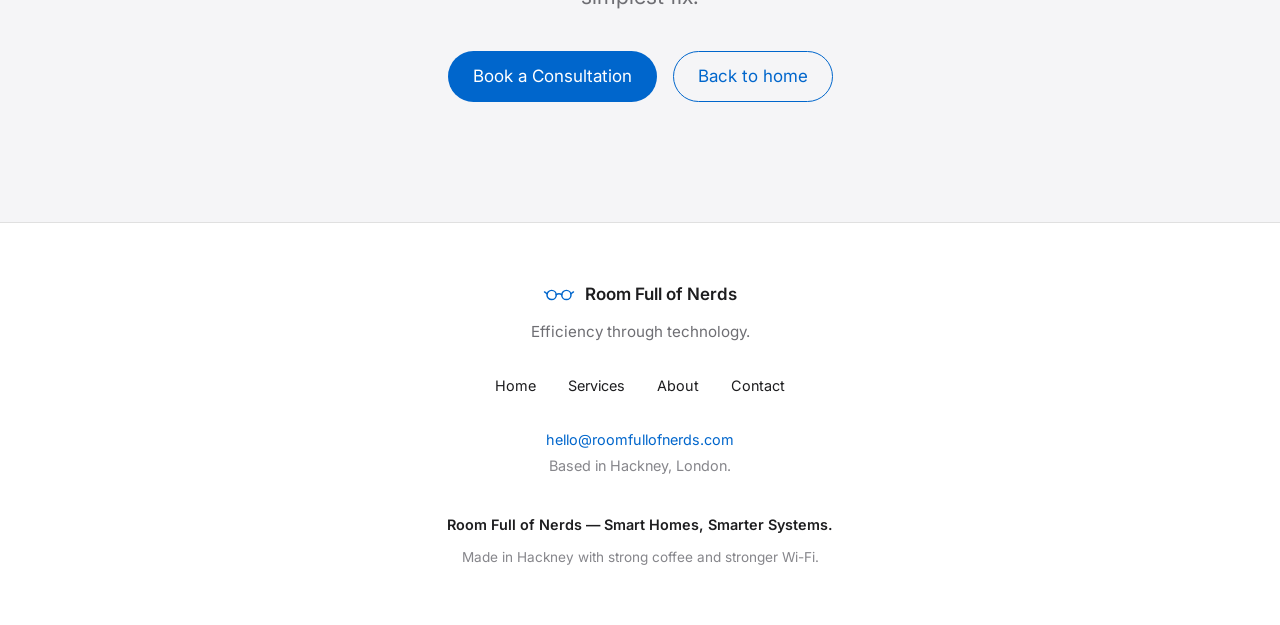
<file: services.html>
<!DOCTYPE html>
<html lang="en-GB">
<head>
<meta charset="UTF-8">
<meta name="viewport" content="width=device-width, initial-scale=1.0">
<title>Services — Room Full of Nerds</title>
<meta name="description" content="Networking, storage, backups, LTO archiving, workstations, locally-hosted data, security, custom apps and AI — for homes and businesses in Hackney.">
<link rel="preconnect" href="https://fonts.googleapis.com">
<link rel="preconnect" href="https://fonts.gstatic.com" crossorigin>
<link href="https://fonts.googleapis.com/css2?family=Inter:wght@400;600;700&display=swap" rel="stylesheet">
<link rel="icon" href="data:image/svg+xml,%3Csvg%20xmlns='http://www.w3.org/2000/svg'%20viewBox='0%200%2032%2032'%3E%3Cg%20fill='none'%20stroke='%230066cc'%20stroke-width='2.6'%20stroke-linecap='round'%20stroke-linejoin='round'%3E%3Ccircle%20cx='11'%20cy='17'%20r='5.5'/%3E%3Ccircle%20cx='21'%20cy='17'%20r='5.5'/%3E%3Cpath%20d='M15.5%2016.5q1.5-1.2%203%200'/%3E%3Cpath%20d='M5.5%2015%203%2013'/%3E%3Cpath%20d='M26.5%2015%2029%2013'/%3E%3C/g%3E%3C/svg%3E">
<link rel="stylesheet" href="styles.css?v=turntables1">
</head>
<body>
<div class="scroll-progress" aria-hidden="true"></div>

<nav class="site-nav" aria-label="Main">
  <div class="container">
    <a href="index.html" class="logo" aria-label="Room Full of Nerds — home">
      <span class="logo-mark" aria-hidden="true"><svg viewBox="0 0 52 24" fill="none" stroke="currentColor" stroke-width="2.4" stroke-linecap="round" stroke-linejoin="round"><circle class="lens-l" cx="14" cy="13" r="7.5"/><circle cx="38" cy="13" r="7.5"/><path d="M21.5 12.5q4.5-3 9 0"/><path d="M6.5 11 2.5 8"/><path d="M45.5 11 49.5 8"/></svg></span>
      <span>Room Full of Nerds</span>
    </a>
    <button class="nav-toggle" type="button" aria-expanded="false" aria-controls="nav-links">Menu</button>
    <ul class="nav-links" id="nav-links">
      <li><a href="index.html">Home</a></li>
      <li><a href="services.html" class="active">Services</a></li>
      <li><a href="about.html">About</a></li>
      <li><a href="contact.html" class="nav-cta">Contact</a></li>
    </ul>
  </div>
</nav>

<main>

  <header class="page-header">
    <div class="orb orb-1" data-parallax="0.16" aria-hidden="true"></div>
    <div class="container" style="position: relative; z-index: 2">
      <p class="eyebrow" data-reveal>Services</p>
      <h1 data-reveal>Everything your setup needs.</h1>
      <p class="lead" data-reveal>From AI training and your own private AI to bespoke software, servers, networks, security and support — one local team, built around how you actually work. Including, but not limited to:</p>
    </div>
  </header>

  <section class="bg-canvas" style="padding-bottom: 2rem">
    <div class="container">
      <div class="feature-card" data-reveal>
        <div>
          <p class="eyebrow">Own your software</p>
          <h2>Cancel the subscriptions.</h2>
          <p class="lead">We build more and more with AI now — so we can replace the SaaS tools quietly draining your monthly overheads with a bespoke platform, made once, for a one-off cost. You own it outright: no per-seat fees, no renewals, no lock-in.</p>
          <a href="contact.html" class="btn btn-primary">Replace a tool you rent</a>
        </div>
        <div class="feature-compare" aria-hidden="true">
          <div class="compare-row rented"><span class="compare-label">Rented SaaS</span><span class="amount">£/mo, forever</span></div>
          <div class="compare-arrow">↓</div>
          <div class="compare-row owned"><span class="compare-label">Your own platform</span><span>one-off cost</span></div>
        </div>
      </div>
    </div>
  </section>

  <section class="bg-parchment" style="padding-top: 3rem">
    <div class="container">
      <div class="services-grid" data-reveal-group>
        <article class="service-card">
          <span class="icon" aria-hidden="true"><svg viewBox="0 0 24 24" fill="none" stroke="currentColor" stroke-width="1.5" stroke-linecap="round" stroke-linejoin="round"><path d="M12 4.2 3.5 8l8.5 3.8L20.5 8z"/><path d="M6.8 9.7v3.5c0 1.2 2.3 2.1 5.2 2.1s5.2-.9 5.2-2.1V9.7"/><g class="svc-tassel"><path d="M20.5 8v4.4"/><circle cx="20.5" cy="12.9" r="0.85"/></g></svg></span>
          <h3>AI Training for Business</h3>
          <p>Hands-on training that gets your whole team genuinely using AI — safely and practically, shaped around what your business actually does.</p>
        </article>
        <article class="service-card">
          <span class="icon" aria-hidden="true"><svg viewBox="0 0 24 24" fill="none" stroke="currentColor" stroke-width="1.5" stroke-linecap="round" stroke-linejoin="round"><circle cx="9.5" cy="8" r="3"/><path d="M4 19.5a5.5 5.5 0 0 1 11 0"/><path class="svc-spark" d="M18.4 3.6l.75 2.15 2.15.75-2.15.75-.75 2.15-.75-2.15-2.15-.75 2.15-.75z"/></svg></span>
          <h3>AI for Your Career</h3>
          <p>One-to-one coaching to build AI into your day-to-day role, so you work faster, look sharper and get more done.</p>
        </article>
        <article class="service-card">
          <span class="icon" aria-hidden="true"><svg viewBox="0 0 24 24" fill="none" stroke="currentColor" stroke-width="1.5" stroke-linecap="round" stroke-linejoin="round"><circle cx="12" cy="12" r="9"/><g class="svc-arrow"><path d="M12 7.5v7"/><path d="M8.3 11 12 14.7 15.7 11"/></g></svg></span>
          <h3>AI Cost Savings</h3>
          <p>We find the busywork AI can take off your plate — and the subscriptions it can replace — and put real numbers to it.</p>
        </article>
        <article class="service-card">
          <span class="icon" aria-hidden="true"><svg viewBox="0 0 24 24" fill="none" stroke="currentColor" stroke-width="1.5" stroke-linecap="round" stroke-linejoin="round"><rect x="6.5" y="5" width="11" height="14" rx="4.5"/><path d="M6.5 9.5h-2M6.5 14.5h-2M17.5 9.5h2M17.5 14.5h2"/><path class="svc-spark" d="M12 8.5l.85 2.2 2.2.85-2.2.85L12 15.4l-.85-2.2-2.2-.85 2.2-.85z"/></svg></span>
          <h3>Your AI Brain</h3>
          <p>A private AI trained on your world, business or personal, that actually knows your documents, processes and history — and keeps them yours.</p>
        </article>
        <article class="service-card">
          <span class="icon" aria-hidden="true"><svg viewBox="0 0 24 24" fill="none" stroke="currentColor" stroke-width="1.5" stroke-linecap="round" stroke-linejoin="round"><path d="M4 8h2.8l1.3-2h5.8L15.2 8H18a1.5 1.5 0 0 1 1.5 1.5v7A1.5 1.5 0 0 1 18 18H4a1.5 1.5 0 0 1-1.5-1.5v-7A1.5 1.5 0 0 1 4 8z"/><circle cx="11" cy="12.8" r="2.9"/><path class="svc-spark" d="M19.4 3.8l.6 1.7 1.7.6-1.7.6-.6 1.7-.6-1.7-1.7-.6 1.7-.6z"/></svg></span>
          <h3>AI Camera Analysis</h3>
          <p>Cameras that understand what they see: useful, searchable alerts about what matters, instead of endless motion pings.</p>
        </article>
        <article class="service-card">
          <span class="icon" aria-hidden="true"><svg viewBox="0 0 24 24" fill="none" stroke="currentColor" stroke-width="1.5" stroke-linecap="round" stroke-linejoin="round"><path class="svc-bkt svc-bkt-l" d="M8.5 7.5 4 12l4.5 4.5"/><path class="svc-bkt svc-bkt-r" d="M15.5 7.5 20 12l-4.5 4.5"/><path class="svc-slash" d="M13.5 5.5 10.5 18.5"/></svg></span>
          <h3>Bespoke Web Apps</h3>
          <p>Custom tools built around exactly how you work — no more bending your process to fit off-the-shelf software.</p>
        </article>
        <article class="service-card">
          <span class="icon" aria-hidden="true"><svg viewBox="0 0 24 24" fill="none" stroke="currentColor" stroke-width="1.5" stroke-linecap="round" stroke-linejoin="round"><rect x="3" y="4.5" width="18" height="15" rx="2"/><path d="M3 9.5h18"/><circle class="svc-dot" cx="6" cy="7" r="0.7" fill="currentColor" stroke="none"/><circle class="svc-dot svc-dot-2" cx="8.4" cy="7" r="0.7" fill="currentColor" stroke="none"/><circle class="svc-dot svc-dot-3" cx="10.8" cy="7" r="0.7" fill="currentColor" stroke="none"/><path d="M6.5 13h8M6.5 16h5"/></svg></span>
          <h3>Full Web Development</h3>
          <p>Websites and platforms end to end — including quoting software, sales pipelines and CRM, built to run your business.</p>
        </article>
        <article class="service-card">
          <span class="icon" aria-hidden="true"><svg viewBox="0 0 24 24" fill="none" stroke="currentColor" stroke-width="1.5" stroke-linecap="round" stroke-linejoin="round"><path class="svc-wrench" d="M14.7 6.3a3.6 3.6 0 0 0-4.6 4.6l-5.1 5.1a1.7 1.7 0 0 0 2.4 2.4l5.1-5.1a3.6 3.6 0 0 0 4.6-4.6l-2.1 2.1-1.9-.5-.5-1.9z"/></svg></span>
          <h3>Mac Repair &amp; Support</h3>
          <p>Macs fixed, sped up and kept running — local, friendly and fast, with no Genius Bar queue.</p>
        </article>
        <article class="service-card">
          <span class="icon" aria-hidden="true"><svg viewBox="0 0 24 24" fill="none" stroke="currentColor" stroke-width="1.5" stroke-linecap="round" stroke-linejoin="round"><path d="M4 10.5 12 4.5l8 6"/><path d="M6 10v9.5h12V10"/><path d="M8.5 13.5h4.5M8.5 16.5h4.5"/><circle class="svc-led" cx="15" cy="13.5" r="0.75" fill="currentColor" stroke="none"/><circle class="svc-led svc-led-2" cx="15" cy="16.5" r="0.75" fill="currentColor" stroke="none"/></svg></span>
          <h3>Home Servers</h3>
          <p>Your own server at home — storage, media, backups and services you own outright, running quietly in the corner.</p>
        </article>
        <article class="service-card">
          <span class="icon" aria-hidden="true"><svg viewBox="0 0 24 24" fill="none" stroke="currentColor" stroke-width="1.5" stroke-linecap="round" stroke-linejoin="round"><path d="M10.6 6.7 6.3 17.3M13.4 6.7 17.7 17.3M7.2 19h9.6"/><circle class="svc-node" cx="12" cy="5" r="2.2"/><circle class="svc-node svc-node-2" cx="5" cy="19" r="2.2"/><circle class="svc-node svc-node-3" cx="19" cy="19" r="2.2"/></svg></span>
          <h3>Office Servers &amp; Networking</h3>
          <p>Business-grade servers, wired networks and Wi-Fi that just work — properly set up, with support behind them.</p>
        </article>
        <article class="service-card">
          <span class="icon" aria-hidden="true"><svg viewBox="0 0 24 24" fill="none" stroke="currentColor" stroke-width="1.5" stroke-linecap="round" stroke-linejoin="round"><path d="M7.5 18a4.2 4.2 0 0 1-.6-8.37 5 5 0 0 1 9.55-1A3.7 3.7 0 0 1 16.5 18z"/><g class="svc-lock"><rect x="9.8" y="12.6" width="4.4" height="3.6" rx="0.8"/><path d="M10.8 12.6v-.9a1.2 1.2 0 0 1 2.4 0v.9"/></g></svg></span>
          <h3>Personal Cloud</h3>
          <p>Your own cloud — on a home server or hosted for you — private, fast, and with no monthly bill.</p>
        </article>
        <article class="service-card">
          <span class="icon" aria-hidden="true"><svg viewBox="0 0 24 24" fill="none" stroke="currentColor" stroke-width="1.5" stroke-linecap="round" stroke-linejoin="round"><path d="M7 5.5h5"/><path d="M9.5 5.5V8"/><rect x="4" y="8" width="12" height="6" rx="2"/><circle class="svc-lens" cx="12.5" cy="11" r="1.8"/><circle class="svc-rec" cx="6.6" cy="10.1" r="0.7" fill="currentColor" stroke="none"/></svg></span>
          <h3>Home Security Cameras</h3>
          <p>Discreet CCTV installed tidily and watchable from your phone, wherever you are.</p>
        </article>
      </div>
    </div>
  </section>

  <section class="bg-canvas">
    <div class="container">
      <div class="section-head" data-reveal>
        <p class="eyebrow">How It Works</p>
        <h2>Four steps, no surprises.</h2>
      </div>
      <ol class="steps" data-reveal-group>
        <li class="step"><span class="step-number">1</span><h3>Chat with us</h3></li>
        <li class="step"><span class="step-number">2</span><h3>Plan your setup</h3></li>
        <li class="step"><span class="step-number">3</span><h3>Install &amp; optimise</h3></li>
        <li class="step"><span class="step-number">4</span><h3>Support &amp; evolve</h3></li>
      </ol>
    </div>
  </section>

  <section class="band bg-parchment">
    <div class="container" data-reveal>
      <p class="eyebrow">Get started</p>
      <h2>Not sure what you need?</h2>
      <p class="lead">Tell us the problem in plain words — we’ll tell you the simplest fix.</p>
      <div class="button-group" style="justify-content: center">
        <a href="contact.html" class="btn btn-primary">Book a Consultation</a>
        <a href="index.html" class="btn btn-outline">Back to home</a>
      </div>
    </div>
  </section>

</main>

<footer>
  <div class="container">
    <a href="index.html" class="footer-brand" aria-label="Room Full of Nerds — home">
      <span class="logo-mark" aria-hidden="true"><svg viewBox="0 0 52 24" fill="none" stroke="currentColor" stroke-width="2.4" stroke-linecap="round" stroke-linejoin="round"><circle class="lens-l" cx="14" cy="13" r="7.5"/><circle cx="38" cy="13" r="7.5"/><path d="M21.5 12.5q4.5-3 9 0"/><path d="M6.5 11 2.5 8"/><path d="M45.5 11 49.5 8"/></svg></span>
      <span>Room Full of Nerds</span>
    </a>
    <p class="footer-motto">Efficiency through technology.</p>
    <nav aria-label="Footer">
      <ul class="footer-links">
        <li><a href="index.html">Home</a></li>
        <li><a href="services.html">Services</a></li>
        <li><a href="about.html">About</a></li>
        <li><a href="contact.html">Contact</a></li>
      </ul>
    </nav>
    <p><a class="footer-email" href="mailto:hello@roomfullofnerds.com">hello@roomfullofnerds.com</a></p>
    <p>Based in Hackney, London.</p>
    <p class="tagline"><strong>Room Full of Nerds — Smart Homes, Smarter Systems.</strong></p>
    <p class="footer-quip">Made in Hackney with strong coffee and stronger Wi-Fi.</p>
  </div>
</footer>

<script src="app.js?v=turntables1"></script>
</body>
</html>
</file>
<file: styles.css>
/* ===== Room Full of Nerds — shared styles (Apple HIG + scroll motion) ===== */
:root {
  --blue: #0066cc;
  --blue-focus: #0071e3;
  --blue-on-dark: #2997ff;
  --ink: #1d1d1f;
  --ink-muted: #6e6e73;
  --ink-faint: #86868b;
  --canvas: #ffffff;
  --parchment: #f5f5f7;
  --pearl: #fafafc;
  --tile: #1d1d1f;
  --hairline: #e0e0e0;
  --divider: #f0f0f0;
  --on-dark: #ffffff;
  --on-dark-muted: #a1a1a6;

  --font: -apple-system, BlinkMacSystemFont, 'SF Pro Display', 'Inter', system-ui, sans-serif;
  --max: 1120px;
  --gutter: 2.5rem;
  --section-y: 7.5rem;
  --nav-h: 48px;
  --r-card: 18px;
  --r-lg: 24px;
  --pill: 999px;
  --ease: cubic-bezier(0.25, 0.1, 0.25, 1);
}

*, *::before, *::after { margin: 0; padding: 0; box-sizing: border-box; }
html { scroll-padding-top: calc(var(--nav-h) + 12px); -webkit-text-size-adjust: 100%; }
@media (prefers-reduced-motion: no-preference) { html { scroll-behavior: smooth; } }
body {
  font-family: var(--font);
  font-size: 17px;
  line-height: 1.5;
  color: var(--ink);
  background: var(--canvas);
  -webkit-font-smoothing: antialiased;
  overflow-x: hidden;
}
img { display: block; max-width: 100%; }
ul, ol { list-style: none; }
a { color: var(--blue); }
a:focus-visible, button:focus-visible, summary:focus-visible, [tabindex]:focus-visible {
  outline: 2px solid var(--blue-focus);
  outline-offset: 3px;
  border-radius: 4px;
}

.container { width: 100%; max-width: var(--max); margin: 0 auto; padding: 0 var(--gutter); }
section { position: relative; padding: var(--section-y) 0; }

h1, h2, h3 { color: var(--ink); }
h2 { font-size: clamp(2rem, 4vw, 3rem); font-weight: 700; line-height: 1.08; letter-spacing: -0.021em; }
h3 { font-size: 1.3rem; font-weight: 600; letter-spacing: -0.01em; }
.eyebrow { font-size: 0.95rem; font-weight: 600; letter-spacing: -0.01em; color: var(--blue); margin-bottom: 0.9rem; }
.lead { font-size: clamp(1.15rem, 2vw, 1.35rem); font-weight: 400; line-height: 1.45; color: var(--ink-muted); }
.section-head { max-width: 42rem; margin-bottom: 3.5rem; }

/* ===== Scroll progress bar ===== */
.scroll-progress {
  position: fixed; top: 0; left: 0;
  height: 3px; width: 100%;
  background: var(--blue);
  transform: scaleX(0); transform-origin: left;
  z-index: 1100;
  will-change: transform;
}

/* ===== Flourishing scroll reveals ===== */
[data-reveal], [data-reveal-group] > * {
  opacity: 0;
  transform: translateY(30px) scale(0.985);
  transition: opacity 0.75s var(--ease), transform 0.75s var(--ease), filter 0.75s var(--ease);
  filter: blur(6px);
}
[data-reveal="left"] { transform: translateX(-46px); }
[data-reveal="right"] { transform: translateX(46px); }
[data-reveal="up"] { transform: translateY(46px); }
[data-reveal].in, [data-reveal-group].in > * { opacity: 1; transform: none; filter: none; }
[data-reveal-group].in > *:nth-child(2) { transition-delay: 0.08s; }
[data-reveal-group].in > *:nth-child(3) { transition-delay: 0.16s; }
[data-reveal-group].in > *:nth-child(4) { transition-delay: 0.24s; }
[data-reveal-group].in > *:nth-child(5) { transition-delay: 0.32s; }
[data-reveal-group].in > *:nth-child(6) { transition-delay: 0.40s; }
[data-reveal-group].in > *:nth-child(7) { transition-delay: 0.48s; }
[data-reveal-group].in > *:nth-child(8) { transition-delay: 0.56s; }
[data-reveal-group].in > *:nth-child(9) { transition-delay: 0.64s; }

/* parallax layers get their transform from JS; keep them promoted */
[data-parallax] { will-change: transform; }

@media (prefers-reduced-motion: reduce) {
  [data-reveal], [data-reveal-group] > * { opacity: 1 !important; transform: none !important; filter: none !important; transition: none !important; }
  [data-parallax] { transform: none !important; }
  .scroll-progress { display: none; }
}

/* ===== Buttons ===== */
.button-group { display: flex; flex-wrap: wrap; gap: 1rem; }
.btn {
  display: inline-flex; align-items: center; gap: 0.5rem;
  padding: 0.75rem 1.5rem;
  border: 1px solid transparent; border-radius: var(--pill);
  font-size: 1.0625rem; font-weight: 400; text-decoration: none; cursor: pointer;
  transition: background-color 0.2s var(--ease), color 0.2s var(--ease), border-color 0.2s var(--ease), transform 0.15s var(--ease);
}
.btn:active { transform: scale(0.96); }
.btn-primary { background: var(--blue); color: #fff; }
.btn-primary:hover { background: var(--blue-focus); }
.btn-outline { background: transparent; color: var(--blue); border-color: var(--blue); }
.btn-outline:hover { background: rgba(0, 102, 204, 0.06); }
.link-cta { color: var(--blue); font-size: 1.0625rem; font-weight: 400; text-decoration: none; }
.link-cta:hover { text-decoration: underline; }
.on-dark .btn-primary { background: var(--blue); color: #fff; }
.on-dark .btn-outline { color: #fff; border-color: rgba(255, 255, 255, 0.4); }
.on-dark .btn-outline:hover { background: rgba(255, 255, 255, 0.1); border-color: #fff; }

/* ===== Nav ===== */
.site-nav {
  position: fixed; top: 0; left: 0; right: 0; z-index: 1000;
  background: rgba(255, 255, 255, 0.72);
  -webkit-backdrop-filter: saturate(180%) blur(20px);
  backdrop-filter: saturate(180%) blur(20px);
  border-bottom: 1px solid transparent;
  transition: border-color 0.3s var(--ease), background-color 0.3s var(--ease);
}
.site-nav.is-scrolled { border-bottom-color: var(--hairline); background: rgba(255, 255, 255, 0.86); }
.site-nav .container { height: var(--nav-h); display: flex; align-items: center; justify-content: space-between; }
.logo { display: inline-flex; align-items: center; gap: 0.6rem; font-size: 1.0625rem; font-weight: 600; letter-spacing: -0.01em; color: var(--ink); text-decoration: none; }
.logo-mark { display: inline-flex; width: 2rem; color: var(--blue); }
.logo-mark svg { width: 100%; height: auto; overflow: visible; }
.logo-mark .lens-l { transform-box: fill-box; transform-origin: center; }
.logo:hover .lens-l, .lens-l.blink { animation: wink 0.55s var(--ease); }
@keyframes wink { 0%, 100% { transform: scaleY(1); } 45% { transform: scaleY(0.1); } }
@media (prefers-reduced-motion: reduce) { .logo:hover .lens-l, .lens-l.blink { animation: none; } }
.nav-links { display: flex; align-items: center; gap: 1.9rem; }
.nav-links a { font-size: 0.9rem; font-weight: 400; color: var(--ink); text-decoration: none; transition: color 0.2s var(--ease); }
.nav-links a:hover, .nav-links a.active { color: var(--blue); }
.nav-links .nav-cta { color: #fff; background: var(--blue); border-radius: var(--pill); padding: 0.4rem 1rem; }
.nav-links .nav-cta:hover { background: var(--blue-focus); color: #fff; }
.nav-links .nav-cta.active { color: #fff; }
.nav-toggle {
  display: none; align-items: center; height: 2.25rem; padding: 0 0.9rem;
  background: transparent; border: 1px solid var(--hairline); border-radius: var(--pill);
  color: var(--ink); font: 400 0.85rem/1 var(--font); cursor: pointer;
}

/* ===== Hero ===== */
.hero { padding-top: calc(var(--nav-h) + 5rem); padding-bottom: 5rem; text-align: center; background: var(--canvas); overflow: hidden; }
.hero-inner { display: flex; flex-direction: column; align-items: center; position: relative; z-index: 2; }
.hero h1 { font-size: clamp(2.6rem, 6.2vw, 4.5rem); font-weight: 700; line-height: 1.05; letter-spacing: -0.027em; max-width: 18ch; }
.hero .lead { margin: 1.4rem 0 0; max-width: 36rem; }
.hero .button-group { margin-top: 2.2rem; justify-content: center; align-items: center; }
.hero-media {
  margin-top: 4rem; width: 100%; max-width: 980px; aspect-ratio: 3 / 1.55;
  border-radius: var(--r-lg); overflow: hidden; background: var(--parchment);
  box-shadow: 0 30px 60px -24px rgba(0, 0, 0, 0.35); position: relative;
}
.hero-media .photo-placeholder {
  position: absolute; inset: 0; display: flex; align-items: center; justify-content: center;
  padding: 1rem; font-size: 0.8rem; color: var(--ink-faint); text-align: center;
}
.hero-media img { position: relative; width: 100%; height: 120%; object-fit: cover; object-position: center 42%; }
/* decorative parallax orbs */
.orb { position: absolute; border-radius: 50%; filter: blur(30px); opacity: 0.5; z-index: 0; pointer-events: none; }
.orb-1 { width: 320px; height: 320px; top: 2rem; left: -120px; background: radial-gradient(circle, rgba(0,102,204,0.22), transparent 70%); }
.orb-2 { width: 260px; height: 260px; top: 10rem; right: -100px; background: radial-gradient(circle, rgba(41,151,255,0.18), transparent 70%); }

/* ===== Two-column cards (Residential / Commercial) ===== */
.two-column { display: grid; grid-template-columns: 1fr 1fr; gap: 1.5rem; }
.wwd-card { background: var(--canvas); border: 1px solid var(--hairline); border-radius: var(--r-card); padding: 2.25rem; }
.wwd-card .wwd-tag { font-size: 0.8rem; font-weight: 600; letter-spacing: 0.02em; text-transform: uppercase; color: var(--blue); }
.wwd-card h3 { margin: 0.5rem 0 1.25rem; font-size: 1.5rem; }
.wwd-card li { display: flex; align-items: flex-start; gap: 0.75rem; padding: 0.85rem 0; border-top: 1px solid var(--divider); font-size: 1.0625rem; }
.wwd-card li:first-of-type { border-top: 0; }
.wwd-card li svg { flex-shrink: 0; width: 1.15rem; height: 1.15rem; margin-top: 0.15rem; color: var(--blue); }

/* ===== Highlights ===== */
.highlights { display: grid; grid-template-columns: repeat(4, 1fr); gap: 1.5rem; margin-top: 3.5rem; }
.highlight-item {
  display: flex; flex-direction: column; gap: 1.1rem; padding: 1.9rem;
  background: var(--parchment); border-radius: var(--r-card);
  font-size: 1.0625rem; font-weight: 600;
}
.highlight-item .tick {
  display: flex; align-items: center; justify-content: center;
  width: 2.5rem; height: 2.5rem; border-radius: var(--pill);
  background: rgba(0, 102, 204, 0.1); color: var(--blue);
}
.highlight-item .tick svg { width: 1.3rem; height: 1.3rem; }

/* ===== Services grid (3 across) ===== */
.services-grid { display: grid; grid-template-columns: repeat(3, 1fr); gap: 1.5rem; }
.service-card {
  padding: 2.25rem; background: var(--canvas); border: 1px solid var(--hairline); border-radius: var(--r-card);
  transition: border-color 0.25s var(--ease), background-color 0.25s var(--ease), transform 0.25s var(--ease);
}
.service-card:hover { border-color: #d2d2d7; background: var(--pearl); transform: translateY(-4px); }
.service-card .icon { display: block; margin-bottom: 1.5rem; color: var(--blue); }
.service-card .icon svg { width: 2rem; height: 2rem; }
.service-card h3 { margin-bottom: 0.5rem; }
.service-card p { color: var(--ink-muted); font-size: 1.0625rem; }

/* ===== Feature: own your software ===== */
.feature-card {
  display: grid; grid-template-columns: 1.25fr 1fr; gap: 3rem; align-items: center;
  padding: 3rem; border-radius: var(--r-lg);
  background: linear-gradient(180deg, rgba(0,102,204,0.06), rgba(0,102,204,0.015));
  border: 1px solid rgba(0,102,204,0.18);
}
.feature-card h2 { font-size: clamp(1.9rem, 3.4vw, 2.6rem); }
.feature-card .eyebrow { margin-bottom: 0.7rem; }
.feature-card .lead { margin: 1rem 0 1.8rem; color: var(--ink-muted); }
.feature-compare { display: flex; flex-direction: column; gap: 0.7rem; }
.compare-row { display: flex; justify-content: space-between; align-items: center; gap: 1rem; padding: 1rem 1.25rem; border-radius: var(--r-card); font-size: 1rem; }
.compare-row.rented { background: var(--canvas); border: 1px dashed var(--hairline); color: var(--ink-faint); }
.compare-row.rented .amount { text-decoration: line-through; }
.compare-row.owned { background: var(--blue); color: #fff; font-weight: 600; }
.compare-arrow { align-self: center; color: var(--blue); font-size: 1.3rem; line-height: 1; }
@media (max-width: 768px) { .feature-card { grid-template-columns: 1fr; gap: 2rem; padding: 2rem; } }

/* ===== Device rotator (rotating kit illustrations) ===== */
.device-rotator { display: flex; flex-direction: column; align-items: center; gap: 1.1rem; }
.dr-stage {
  position: relative; width: 220px; height: 236px;
  perspective: 1000px; transform-style: preserve-3d;
}
.dr-stage::before {
  content: ''; position: absolute; top: 46%; left: 50%; z-index: 0;
  width: 210px; height: 210px; transform: translate(-50%, -50%);
  background: radial-gradient(circle, rgba(0, 102, 204, 0.07), transparent 68%);
  border-radius: 50%; pointer-events: none;
}
.dr-item {
  position: absolute; inset: 0; z-index: 1;
  display: flex; flex-direction: column; align-items: center; justify-content: center; gap: 1rem;
  opacity: 0; transform: rotateY(-38deg) scale(0.88);
  transition: opacity 0.8s var(--ease), transform 0.8s var(--ease);
  backface-visibility: hidden; pointer-events: none;
}
.dr-item.is-active { opacity: 1; transform: none; }
.dr-art { color: var(--blue); line-height: 0; }
.dr-art svg { width: clamp(150px, 48vw, 178px); height: auto; overflow: visible; }
.dr-caption { font-size: 0.95rem; font-weight: 600; letter-spacing: -0.01em; color: var(--ink); }

/* idle micro-animations — only while the device is the visible one */
@keyframes dr-blink  { 0%, 100% { opacity: 1; } 50% { opacity: 0.18; } }
@keyframes dr-cursor { 0% { opacity: 1; } 50% { opacity: 0; } }
@keyframes dr-ripple { 0% { opacity: 0.14; } 42% { opacity: 1; } 100% { opacity: 0.14; } }
@keyframes dr-spin   { to { transform: rotate(360deg); } }
@keyframes dr-wave   { 0%, 100% { opacity: 0.35; transform: scaleY(0.6); } 50% { opacity: 1; transform: scaleY(1); } }

.dr-item.is-active .dr-blink  { animation: dr-blink 1.5s var(--ease) infinite; }
.dr-item.is-active .dr-cursor { animation: dr-cursor 1.06s step-end infinite; }
.dr-item.is-active .dr-arc    { animation: dr-ripple 2.6s var(--ease) infinite; }
.dr-item.is-active .dr-arc-2  { animation-delay: 0.28s; }
.dr-item.is-active .dr-arc-3  { animation-delay: 0.56s; }
.dr-spin  { transform-box: view-box; transform-origin: 52px 60px; }
.dr-item.is-active .dr-spin   { animation: dr-spin 3.6s linear infinite; }
.dr-wave  { transform-box: fill-box; transform-origin: center; }
.dr-item.is-active .dr-wave   { animation: dr-wave 2.4s var(--ease) infinite; }

/* reduced motion: no flip, no idle motion — one static device */
@media (prefers-reduced-motion: reduce) {
  .device-rotator .dr-item { transition: none !important; }
  .device-rotator * { animation: none !important; }
}

/* ===== Service-card icons — scroll-in + hover micro-motion ===== */
@media (prefers-reduced-motion: no-preference) {
  .services-grid.in .service-card .icon { animation: svc-pop 0.6s var(--ease) backwards; }
  @keyframes svc-pop {
    from { opacity: 0; transform: translateY(8px) scale(0.9); }
    to   { opacity: 1; transform: none; }
  }
  .services-grid.in .service-card:nth-child(1) .icon { animation-delay: 0.10s; }
  .services-grid.in .service-card:nth-child(2) .icon { animation-delay: 0.18s; }
  .services-grid.in .service-card:nth-child(3) .icon { animation-delay: 0.26s; }
  .services-grid.in .service-card:nth-child(4) .icon { animation-delay: 0.34s; }
  .services-grid.in .service-card:nth-child(5) .icon { animation-delay: 0.42s; }
  .services-grid.in .service-card:nth-child(6) .icon { animation-delay: 0.50s; }
  .services-grid.in .service-card:nth-child(7) .icon { animation-delay: 0.58s; }
  .services-grid.in .service-card:nth-child(8) .icon { animation-delay: 0.66s; }
  .services-grid.in .service-card:nth-child(9) .icon { animation-delay: 0.74s; }

  .service-card .icon svg { transition: transform 0.3s var(--ease); }
  .service-card:hover .icon svg { transform: scale(1.06); }

  .svc-spark, .svc-node, .svc-lock { transform-box: fill-box; transform-origin: center; }

  .svc-tassel { transform-box: view-box; transform-origin: 20.5px 8px; }
  .service-card:hover .svc-tassel { animation: svc-swing 1.1s var(--ease); }
  @keyframes svc-swing { 0%,100% { transform: rotate(0); } 30% { transform: rotate(11deg); } 65% { transform: rotate(-7deg); } }

  .service-card:hover .svc-spark { animation: svc-twinkle 1.1s var(--ease) infinite; }
  @keyframes svc-twinkle { 0%,100% { transform: scale(1) rotate(0); opacity: 1; } 50% { transform: scale(0.7) rotate(25deg); opacity: 0.55; } }

  .service-card:hover .svc-arrow { animation: svc-dip 1s var(--ease); }
  @keyframes svc-dip { 0%,100% { transform: translateY(0); } 45% { transform: translateY(2px); } }

  .svc-bkt-l, .svc-bkt-r { transition: transform 0.3s var(--ease); }
  .service-card:hover .svc-bkt-l { transform: translateX(-1.2px); }
  .service-card:hover .svc-bkt-r { transform: translateX(1.2px); }

  .service-card:hover .svc-dot { animation: svc-blip 0.9s var(--ease) infinite; }
  .service-card:hover .svc-dot-2 { animation-delay: 0.15s; }
  .service-card:hover .svc-dot-3 { animation-delay: 0.30s; }
  @keyframes svc-blip { 0%,100% { opacity: 1; } 50% { opacity: 0.25; } }

  .svc-wrench { transform-box: view-box; transform-origin: 12px 12px; }
  .service-card:hover .svc-wrench { animation: svc-nudge 1s var(--ease); }
  @keyframes svc-nudge { 0%,100% { transform: rotate(0); } 35% { transform: rotate(-9deg); } 70% { transform: rotate(5deg); } }

  .service-card:hover .svc-led { animation: svc-blip 1s var(--ease) infinite; }
  .service-card:hover .svc-led-2 { animation-delay: 0.3s; }

  .service-card:hover .svc-node { animation: svc-pulse 1.4s var(--ease) infinite; }
  .service-card:hover .svc-node-2 { animation-delay: 0.2s; }
  .service-card:hover .svc-node-3 { animation-delay: 0.4s; }
  @keyframes svc-pulse { 0%,100% { transform: scale(1); opacity: 1; } 50% { transform: scale(1.22); opacity: 0.7; } }

  .service-card:hover .svc-lock { animation: svc-lockbob 0.9s var(--ease); }
  @keyframes svc-lockbob { 0%,100% { transform: translateY(0); } 40% { transform: translateY(-1.6px); } }

  .service-card:hover .svc-lens { animation: svc-blink 1.3s var(--ease) infinite; }
  @keyframes svc-blink { 0%,100% { opacity: 1; } 50% { opacity: 0.3; } }
}

/* ===== Dark statement tile ===== */
.tile-section { background: var(--tile); color: var(--on-dark); text-align: center; }
.tile-section h2 { color: var(--on-dark); margin-bottom: 1.25rem; }
.tile-section .lead { max-width: 40rem; margin: 0 auto; color: var(--on-dark-muted); }
.tile-section .lead strong { color: var(--on-dark); font-weight: 600; }

/* ===== Steps ===== */
.steps { position: relative; display: grid; grid-template-columns: repeat(4, 1fr); gap: 2rem; }
.steps::before { content: ''; position: absolute; top: 28px; left: 12%; right: 12%; height: 1px; background: var(--hairline); z-index: 0; }
.step { position: relative; z-index: 1; text-align: center; }
.step-number {
  display: flex; align-items: center; justify-content: center;
  width: 56px; height: 56px; margin: 0 auto 1.25rem; border-radius: var(--pill);
  background: var(--canvas); border: 1px solid var(--blue); color: var(--blue);
  font-size: 1.25rem; font-weight: 600;
}
.step h3 { font-size: 1.1rem; }

/* ===== Centered band ===== */
.band { text-align: center; }
.band .lead { max-width: 36rem; margin: 1.3rem auto 2.4rem; }

/* ===== Testimonials ===== */
.carousel { margin-top: 1rem; }
.carousel-track { display: flex; overflow-x: auto; scroll-snap-type: x mandatory; overscroll-behavior-x: contain; scrollbar-width: none; }
.carousel-track::-webkit-scrollbar { display: none; }
.slide { flex: 0 0 100%; scroll-snap-align: start; padding-right: 1rem; }
.slide blockquote { max-width: 24ch; font-size: clamp(1.7rem, 3.6vw, 2.75rem); font-weight: 600; line-height: 1.18; letter-spacing: -0.02em; color: var(--ink); }
.carousel-controls { display: flex; align-items: center; gap: 1.25rem; margin-top: 2.5rem; }
.carousel-btn {
  display: inline-flex; align-items: center; justify-content: center; width: 2.75rem; height: 2.75rem;
  background: var(--canvas); border: 1px solid var(--hairline); border-radius: var(--pill); color: var(--ink);
  cursor: pointer; transition: border-color 0.2s var(--ease), color 0.2s var(--ease);
}
.carousel-btn svg { width: 1.1rem; height: 1.1rem; }
.carousel-btn:hover { border-color: var(--blue); color: var(--blue); }
.carousel-dots { display: flex; gap: 0.5rem; }
.carousel-dots button { width: 8px; height: 8px; border: 0; border-radius: var(--pill); background: var(--hairline); cursor: pointer; transition: width 0.25s var(--ease), background-color 0.25s var(--ease); }
.carousel-dots button[aria-current='true'] { width: 22px; background: var(--blue); }

/* ===== FAQ ===== */
.faq-list { max-width: 46rem; }
.faq-item { border-top: 1px solid var(--hairline); }
.faq-item:last-child { border-bottom: 1px solid var(--hairline); }
.faq-item summary {
  list-style: none; cursor: pointer; padding: 1.5rem 0;
  display: flex; justify-content: space-between; align-items: center; gap: 1.5rem;
  font-size: 1.2rem; font-weight: 600; color: var(--ink);
}
.faq-item summary::-webkit-details-marker { display: none; }
.faq-item summary .plus { flex-shrink: 0; width: 1.4rem; height: 1.4rem; color: var(--blue); transition: transform 0.25s var(--ease); }
.faq-item[open] summary .plus { transform: rotate(45deg); }
.faq-item p { padding: 0 0 1.6rem; font-size: 1.0625rem; line-height: 1.6; color: var(--ink-muted); max-width: 56ch; }

/* ===== Page header (interior pages) ===== */
.page-header { padding-top: calc(var(--nav-h) + 5rem); padding-bottom: 3rem; text-align: center; }
.page-header h1 { font-size: clamp(2.4rem, 5vw, 3.6rem); font-weight: 700; letter-spacing: -0.025em; line-height: 1.05; }
.page-header .lead { margin: 1.3rem auto 0; max-width: 40rem; }

/* ===== Alternating section backgrounds ===== */
.bg-parchment { background: var(--parchment); }
.bg-canvas { background: var(--canvas); }

/* ===== Footer ===== */
footer { padding: 3.5rem 0; background: var(--canvas); border-top: 1px solid var(--hairline); color: var(--ink-faint); text-align: center; font-size: 0.9rem; line-height: 1.8; }
.footer-brand { display: inline-flex; align-items: center; gap: 0.6rem; justify-content: center; font-size: 1.0625rem; font-weight: 600; color: var(--ink); text-decoration: none; margin-bottom: 1.75rem; }
.footer-brand .logo-mark { width: 2rem; color: var(--blue); }
.footer-brand:hover .lens-l { animation: wink 0.55s var(--ease); }
.footer-links { display: flex; flex-wrap: wrap; justify-content: center; gap: 0.75rem 2rem; margin-bottom: 1.75rem; }
.footer-motto { margin: -1.25rem 0 1.75rem; font-size: 0.95rem; color: var(--ink-muted); }
.footer-quip { margin-top: 0.4rem; font-size: 0.85rem; color: var(--ink-faint); }
.footer-links a { color: var(--ink); font-size: 0.9rem; text-decoration: none; }
.footer-links a:hover { color: var(--blue); }
.footer-email { color: var(--blue); text-decoration: none; }
.tagline { margin-top: 2rem; font-size: 0.9rem; line-height: 1.9; color: var(--ink-faint); }
.tagline strong { color: var(--ink); font-weight: 600; }

/* ===== Tablet ===== */
@media (max-width: 968px) {
  :root { --gutter: 1.75rem; --section-y: 5rem; }
  .section-head { margin-bottom: 2.5rem; }
  .two-column { grid-template-columns: 1fr; }
  .highlights { grid-template-columns: 1fr 1fr; }
  .services-grid { grid-template-columns: 1fr 1fr; }
  .steps { gap: 1.5rem; }
  .steps::before { display: none; }
}

/* ===== Phone ===== */
@media (max-width: 720px) {
  :root { --gutter: 1.25rem; }
  .nav-toggle { display: inline-flex; }
  .nav-links {
    display: none; position: absolute; top: 100%; left: 0; right: 0;
    flex-direction: column; align-items: stretch; gap: 0;
    padding: 0.5rem var(--gutter) 1rem;
    background: rgba(255, 255, 255, 0.96);
    -webkit-backdrop-filter: blur(20px); backdrop-filter: blur(20px);
    border-bottom: 1px solid var(--hairline);
  }
  .site-nav.is-open .nav-links { display: flex; }
  .nav-links a { padding: 0.85rem 0; border-top: 1px solid var(--divider); font-size: 1.05rem; }
  .nav-links .nav-cta { margin-top: 0.75rem; text-align: center; border-top: 0; }
  .hero-media { aspect-ratio: 3 / 2.4; }
  .highlights, .services-grid { grid-template-columns: 1fr; }
  .steps { grid-template-columns: 1fr; gap: 1rem; }
  .step { display: flex; align-items: center; gap: 1.1rem; text-align: left; }
  .step-number { flex-shrink: 0; margin: 0; }
  .orb { display: none; }
}

/* Photorealistic turntables — horizontal strip you scroll to spin */
.device-strip {
  display: flex; gap: 1.75rem; width: 100%;
  overflow-x: auto; scroll-snap-type: x proximity;
  padding-bottom: 0.25rem; scrollbar-width: none; -webkit-overflow-scrolling: touch;
}
.device-strip::-webkit-scrollbar { display: none; }
.ds-item {
  flex: 0 0 clamp(170px, 30%, 240px); scroll-snap-align: center;
  margin: 0; display: flex; flex-direction: column; align-items: center; gap: 0.5rem;
}
.ds-video { display: block; width: 100%; aspect-ratio: 1; object-fit: contain; background: var(--canvas); }
.ds-item figcaption { font-size: 0.9rem; font-weight: 600; letter-spacing: -0.01em; color: var(--ink); }
.ds-controls { display: flex; justify-content: center; gap: 1rem; margin-top: 1.25rem; }
.ds-nav {
  width: 2.6rem; height: 2.6rem; border-radius: var(--pill);
  border: 1px solid var(--hairline); background: var(--canvas); color: var(--ink);
  cursor: pointer; display: inline-flex; align-items: center; justify-content: center; font-size: 1.15rem; line-height: 1;
  transition: border-color 0.2s var(--ease), color 0.2s var(--ease);
}
.ds-nav:hover { border-color: var(--blue); color: var(--blue); }
@media (max-width: 640px) { .ds-item { flex-basis: 62%; } }
</file>
